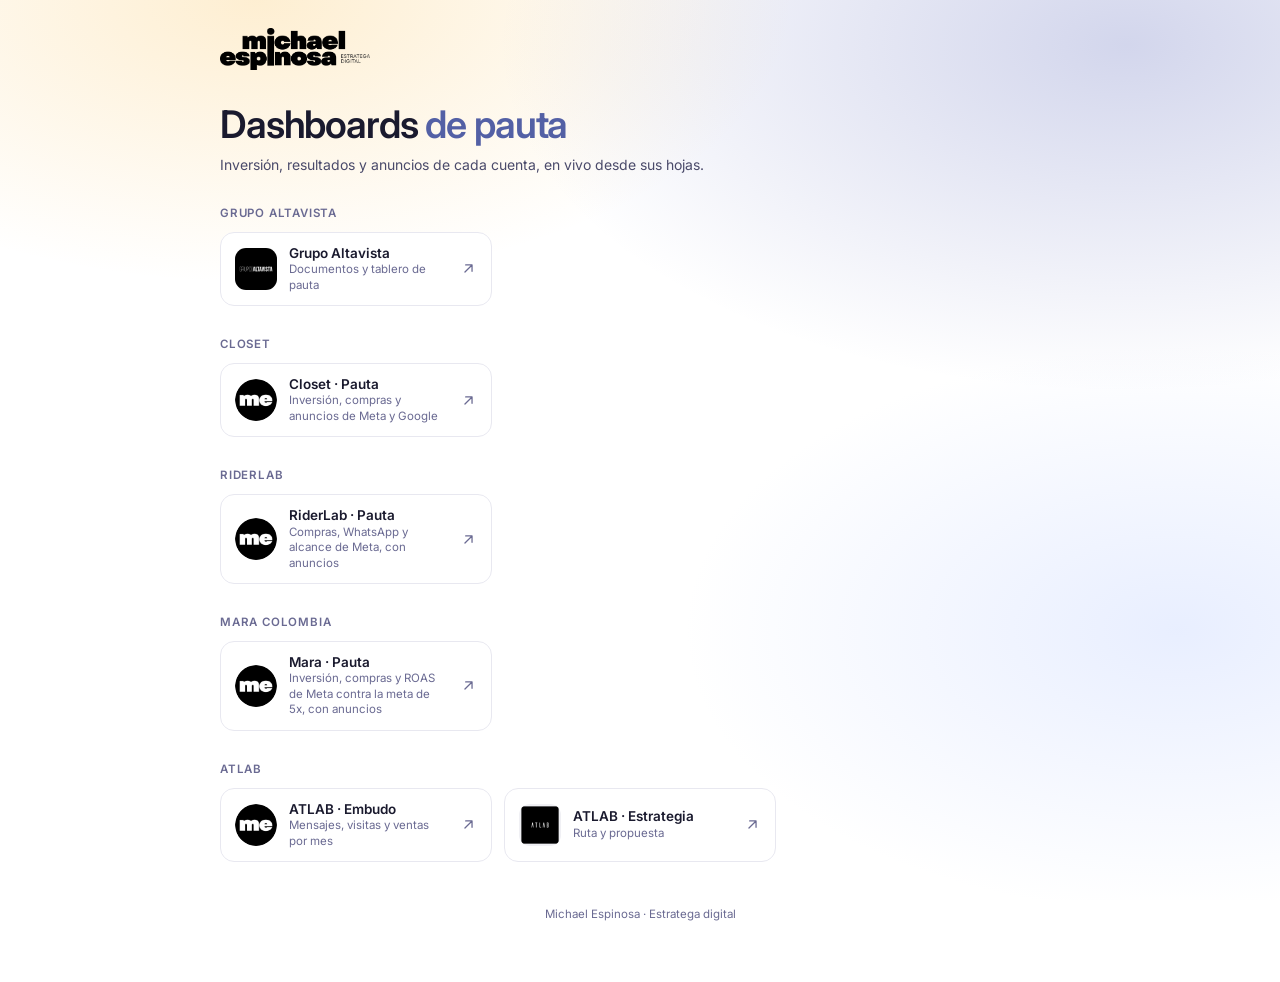
<file: index.html>
<!DOCTYPE html>
<html lang="es">
<head>
<meta charset="UTF-8">
<meta name="viewport" content="width=device-width, initial-scale=1, viewport-fit=cover">
<meta name="robots" content="noindex, nofollow">
<meta name="description" content="Dashboards de pauta de los clientes de Michael Espinosa: Grupo Altavista, ATLAB, Closet y RiderLab.">
<meta name="theme-color" content="#ffffff">
<title>Dashboards de pauta</title>
<link rel="icon" href="assets/icons/favicon.ico" sizes="any">
<link rel="icon" type="image/png" sizes="32x32" href="assets/icons/favicon-32.png">
<link rel="apple-touch-icon" href="assets/icons/apple-touch-icon.png">
<link rel="preconnect" href="https://fonts.googleapis.com">
<link rel="preconnect" href="https://fonts.gstatic.com" crossorigin>
<link href="https://fonts.googleapis.com/css2?family=Inter:wght@400;500;600&display=swap" rel="stylesheet">
<link rel="stylesheet" href="assets/ui.css">
</head>
<body>
<svg width="0" height="0" style="position:absolute" aria-hidden="true">
  <symbol id="i-go" viewBox="0 0 24 24"><path d="M7 17 17 7M8 7h9v9"/></symbol>
</svg>
<main class="hub">
  <div class="hub-top">
    <img class="wm" src="assets/logo-michael-espinosa.png" alt="Michael Espinosa, estratega digital" width="150" height="42">
  </div>

  <div class="view">
    <h1 class="t">Dashboards <em>de pauta</em></h1>
    <p class="sub">Inversión, resultados y anuncios de cada cuenta, en vivo desde sus hojas.</p>

    <section class="hub-grp" aria-labelledby="g-av">
      <h2 class="s" id="g-av">Grupo Altavista</h2>
      <div class="tiles">
        <a class="tile" href="altavista/">
          <span class="av"><img src="assets/logos/altavista.png" alt="" width="42" height="42"></span>
          <span class="tl"><b>Grupo Altavista</b><small>Documentos y tablero de pauta</small></span>
          <svg class="i go" aria-hidden="true"><use href="#i-go"></use></svg>
        </a>
      </div>
    </section>

    <section class="hub-grp" aria-labelledby="g-cl">
      <h2 class="s" id="g-cl">Closet</h2>
      <div class="tiles">
        <a class="tile" href="closet/dashboard.html">
          <span class="av me"><img src="assets/logos/me.png" alt="" width="42" height="42"></span>
          <span class="tl"><b>Closet · Pauta</b><small>Inversión, compras y anuncios de Meta y Google</small></span>
          <svg class="i go" aria-hidden="true"><use href="#i-go"></use></svg>
        </a>
      </div>
    </section>

    <section class="hub-grp" aria-labelledby="g-rl">
      <h2 class="s" id="g-rl">RiderLab</h2>
      <div class="tiles">
        <a class="tile" href="riderlab/dashboard.html">
          <span class="av me"><img src="assets/logos/me.png" alt="" width="42" height="42"></span>
          <span class="tl"><b>RiderLab · Pauta</b><small>Compras, WhatsApp y alcance de Meta, con anuncios</small></span>
          <svg class="i go" aria-hidden="true"><use href="#i-go"></use></svg>
        </a>
      </div>
    </section>

    <section class="hub-grp" aria-labelledby="g-mr">
      <h2 class="s" id="g-mr">Mara Colombia</h2>
      <div class="tiles">
        <a class="tile" href="mara/dashboard.html">
          <span class="av me"><img src="assets/logos/me.png" alt="" width="42" height="42"></span>
          <span class="tl"><b>Mara · Pauta</b><small>Inversión, compras y ROAS de Meta contra la meta de 5x, con anuncios</small></span>
          <svg class="i go" aria-hidden="true"><use href="#i-go"></use></svg>
        </a>
      </div>
    </section>

    <section class="hub-grp" aria-labelledby="g-at">
      <h2 class="s" id="g-at">ATLAB</h2>
      <div class="tiles">
        <a class="tile" href="atlab/dashboard.html">
          <span class="av me"><img src="assets/logos/me.png" alt="" width="42" height="42"></span>
          <span class="tl"><b>ATLAB · Embudo</b><small>Mensajes, visitas y ventas por mes</small></span>
          <svg class="i go" aria-hidden="true"><use href="#i-go"></use></svg>
        </a>
        <a class="tile" href="atlab/estrategia-atlab.html">
          <span class="av"><img src="assets/logos/atlab.png" alt="" width="42" height="42"></span>
          <span class="tl"><b>ATLAB · Estrategia</b><small>Ruta y propuesta</small></span>
          <svg class="i go" aria-hidden="true"><use href="#i-go"></use></svg>
        </a>
      </div>
    </section>
  </div>

  <p class="hub-foot">Michael Espinosa · Estratega digital</p>
</main>
</body>
</html>
</file>
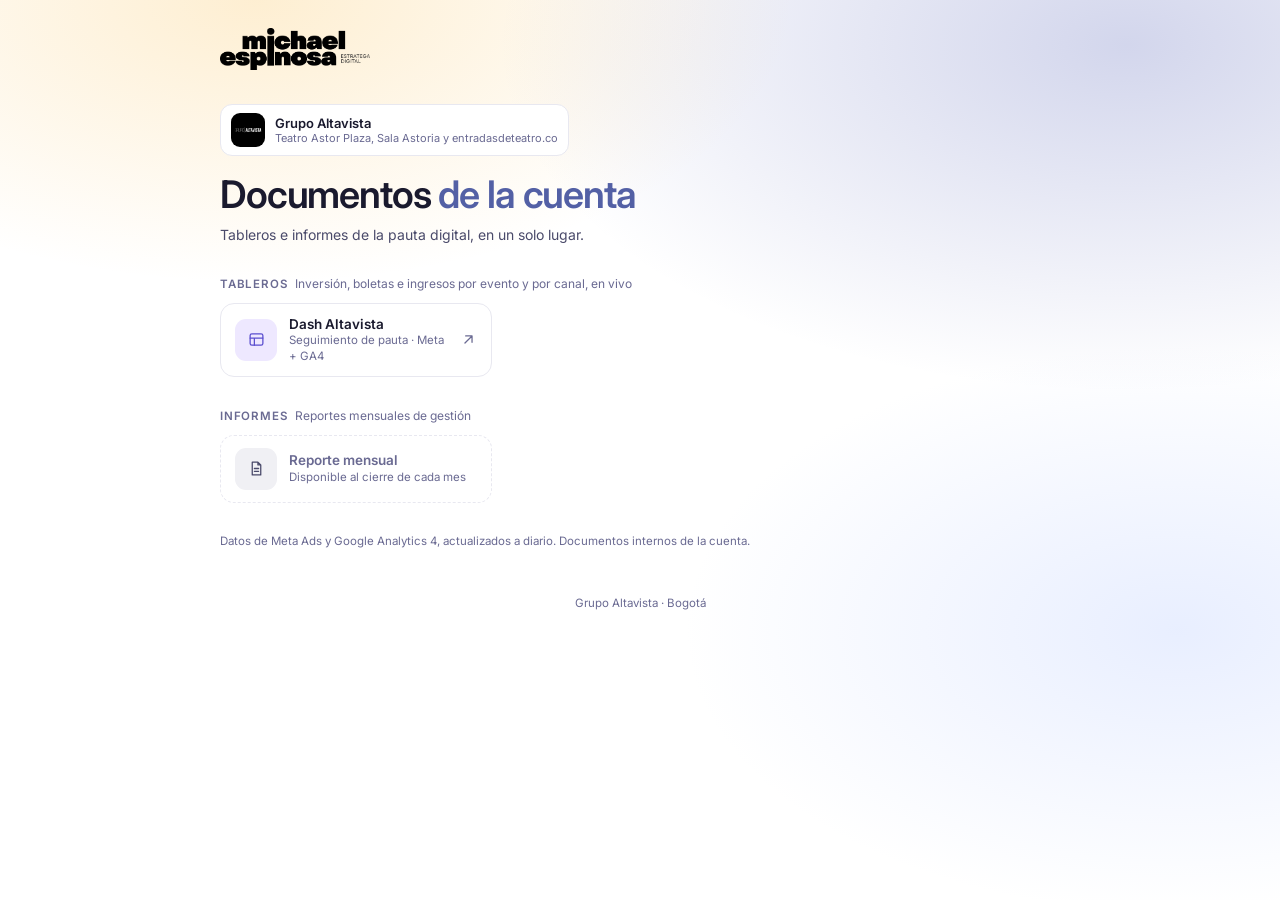
<file: altavista/index.html>
<!doctype html>
<html lang="es">
<head>
<meta charset="utf-8">
<meta name="viewport" content="width=device-width, initial-scale=1, viewport-fit=cover">
<meta name="description" content="Índice de los documentos y tableros de Grupo Altavista.">
<meta name="robots" content="noindex, nofollow">
<meta name="theme-color" content="#ffffff">
<title>Grupo Altavista | Documentos</title>
<link rel="icon" href="favicon.ico" sizes="any">
<link rel="icon" type="image/png" sizes="32x32" href="favicon-32.png">
<link rel="apple-touch-icon" href="apple-touch-icon.png">
<link rel="preconnect" href="https://fonts.googleapis.com">
<link rel="preconnect" href="https://fonts.gstatic.com" crossorigin>
<link href="https://fonts.googleapis.com/css2?family=Inter:wght@400;500;600&display=swap" rel="stylesheet">
<link rel="stylesheet" href="../assets/ui.css">
</head>
<body>
<svg width="0" height="0" style="position:absolute" aria-hidden="true">
  <symbol id="i-go" viewBox="0 0 24 24"><path d="M7 17 17 7M8 7h9v9"/></symbol>
  <symbol id="i-tabla" viewBox="0 0 24 24"><rect x="3" y="4" width="18" height="16" rx="2.5"/><path d="M3 10h18M9 10v10"/></symbol>
  <symbol id="i-doc" viewBox="0 0 24 24"><path d="M6 3h8l4 4v14H6zM14 3v4h4M9 12h6M9 16h6"/></symbol>
</svg>
<main class="hub" id="top">
  <div class="hub-top">
    <a href="../" aria-label="Todos los dashboards"><img class="wm" src="../assets/logo-michael-espinosa.png" alt="Michael Espinosa, estratega digital" width="150" height="42"></a>
  </div>

  <div class="view">
    <div class="clchip" style="display:inline-flex;margin-bottom:18px">
      <span class="av"><img src="../assets/logos/altavista.png" alt="" width="34" height="34"></span>
      <span><b>Grupo Altavista</b><small>Teatro Astor Plaza, Sala Astoria y entradasdeteatro.co</small></span>
    </div>
    <h1 class="t">Documentos <em>de la cuenta</em></h1>
    <p class="sub">Tableros e informes de la pauta digital, en un solo lugar.</p>

    <section class="hub-grp" id="tableros" aria-labelledby="h-tab">
      <h2 class="s" id="h-tab">Tableros<span class="sec-note">Inversión, boletas e ingresos por evento y por canal, en vivo</span></h2>
      <div class="tiles">
        <a class="tile" href="dash-altavista.html">
          <span class="av" style="background:var(--acc-soft);color:var(--acc-ink)"><svg class="i" aria-hidden="true"><use href="#i-tabla"></use></svg></span>
          <span class="tl"><b>Dash Altavista</b><small>Seguimiento de pauta · Meta + GA4</small></span>
          <svg class="i go" aria-hidden="true"><use href="#i-go"></use></svg>
        </a>
      </div>
    </section>

    <section class="hub-grp" id="informes" aria-labelledby="h-inf">
      <h2 class="s" id="h-inf">Informes<span class="sec-note">Reportes mensuales de gestión</span></h2>
      <div class="tiles">
        <div class="tile is-empty">
          <span class="av"><svg class="i" aria-hidden="true"><use href="#i-doc"></use></svg></span>
          <span class="tl"><b>Reporte mensual</b><small>Disponible al cierre de cada mes</small></span>
        </div>
      </div>
    </section>

    <p class="note" style="margin-top:30px">Datos de Meta Ads y Google Analytics 4, actualizados a diario. Documentos internos de la cuenta.</p>
  </div>

  <p class="hub-foot">Grupo Altavista · Bogotá</p>
</main>
</body>
</html>
</file>
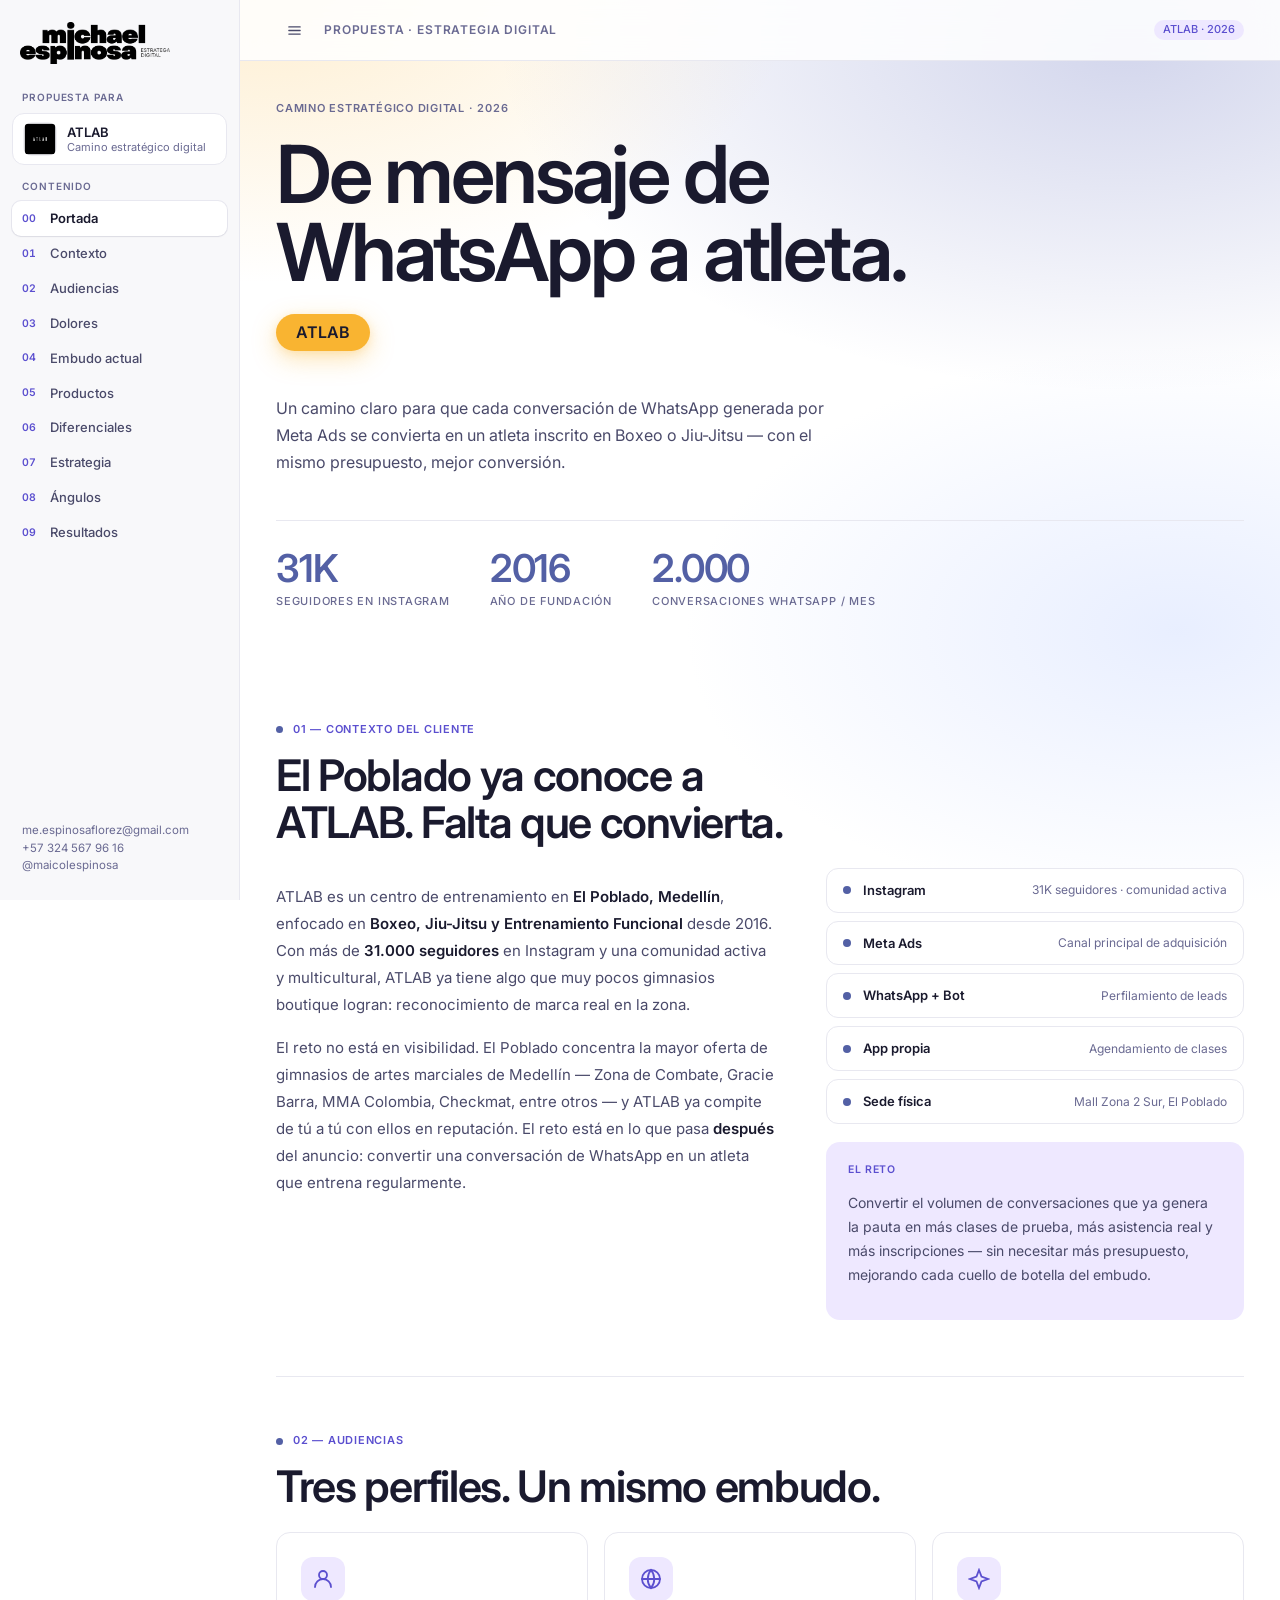
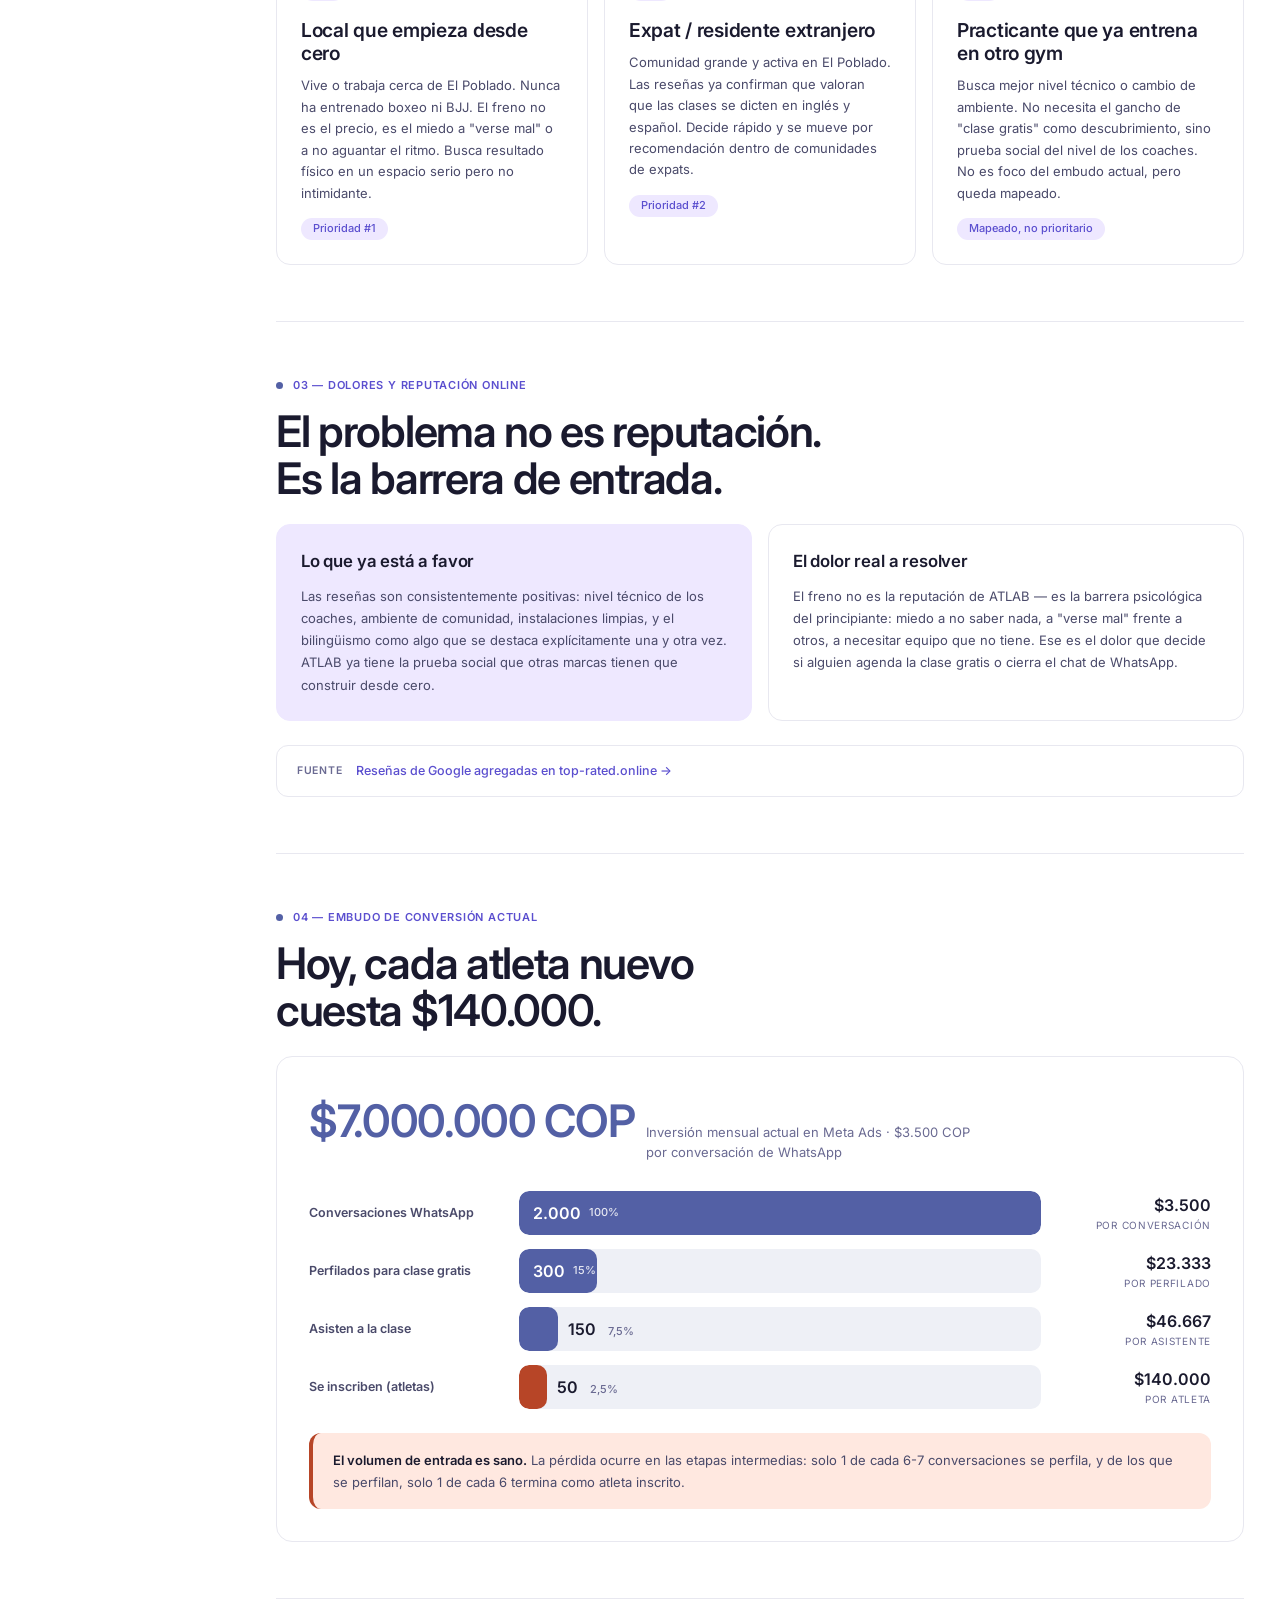
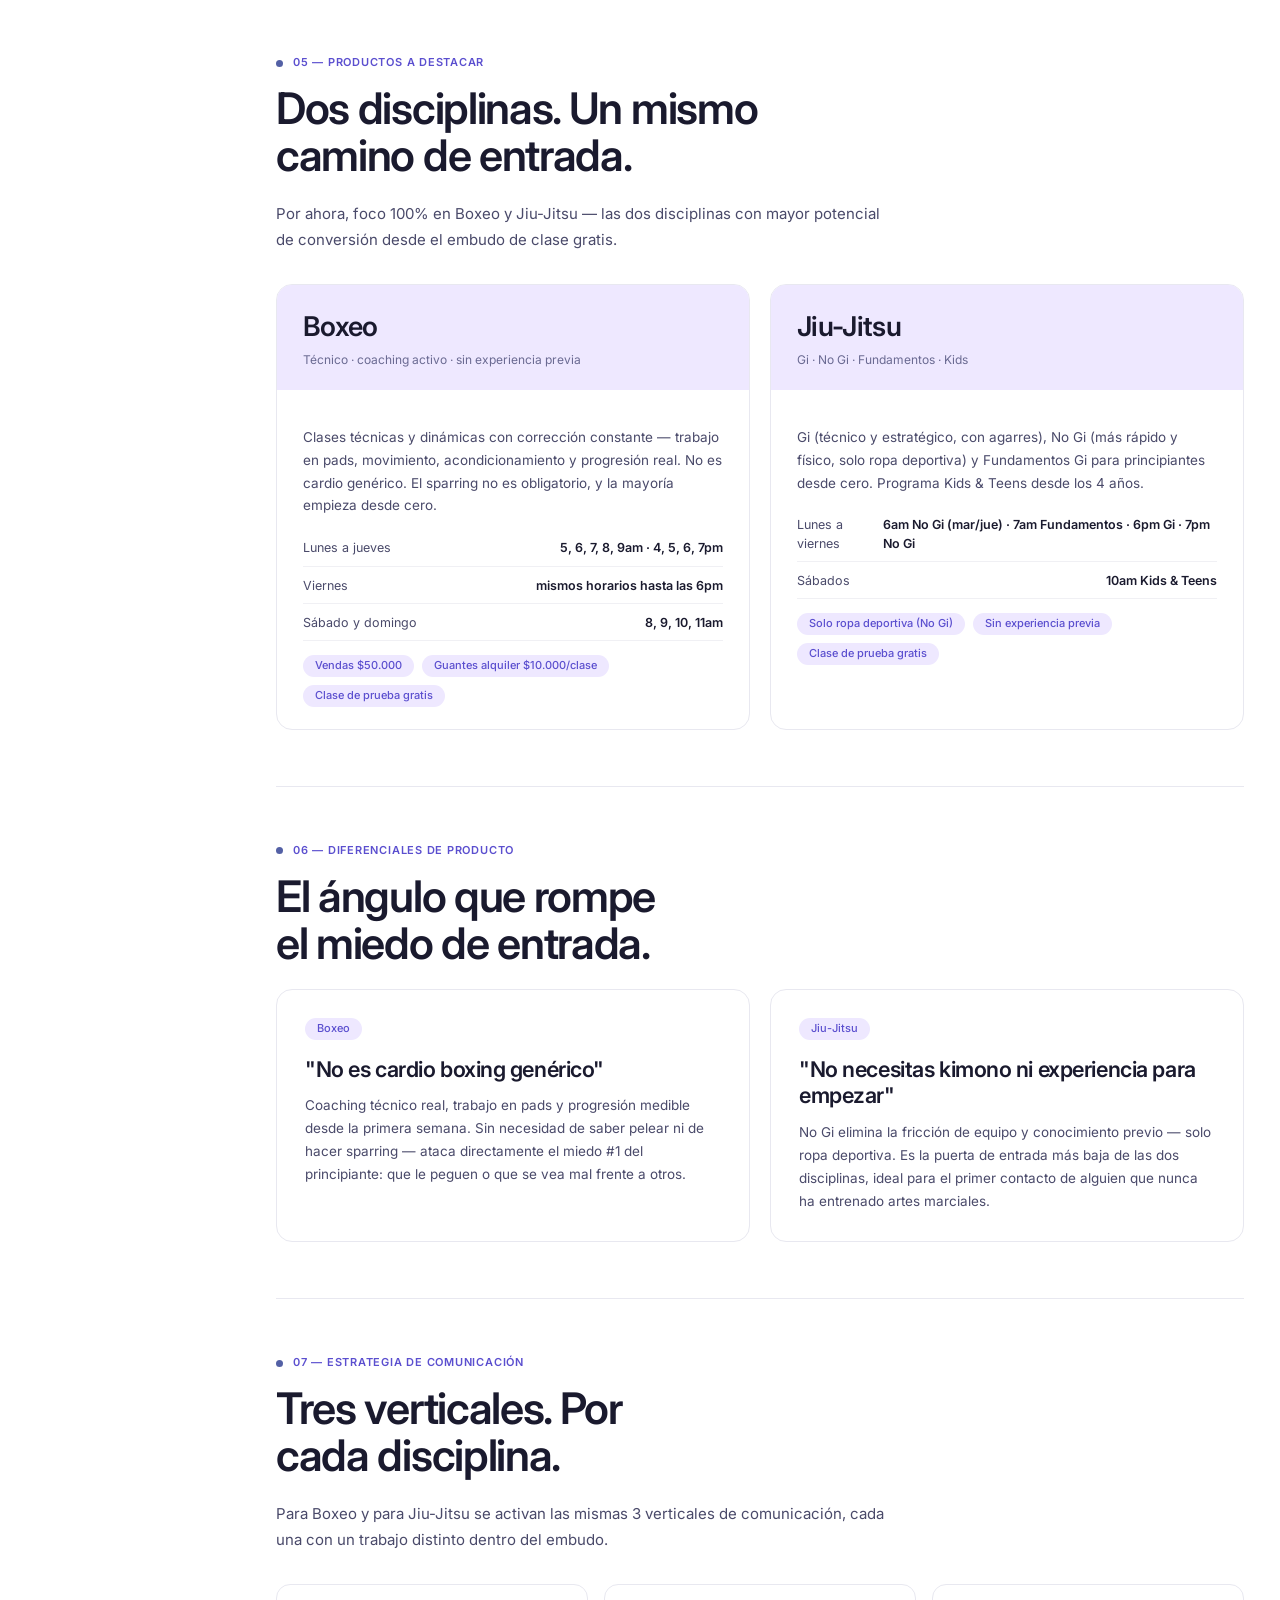
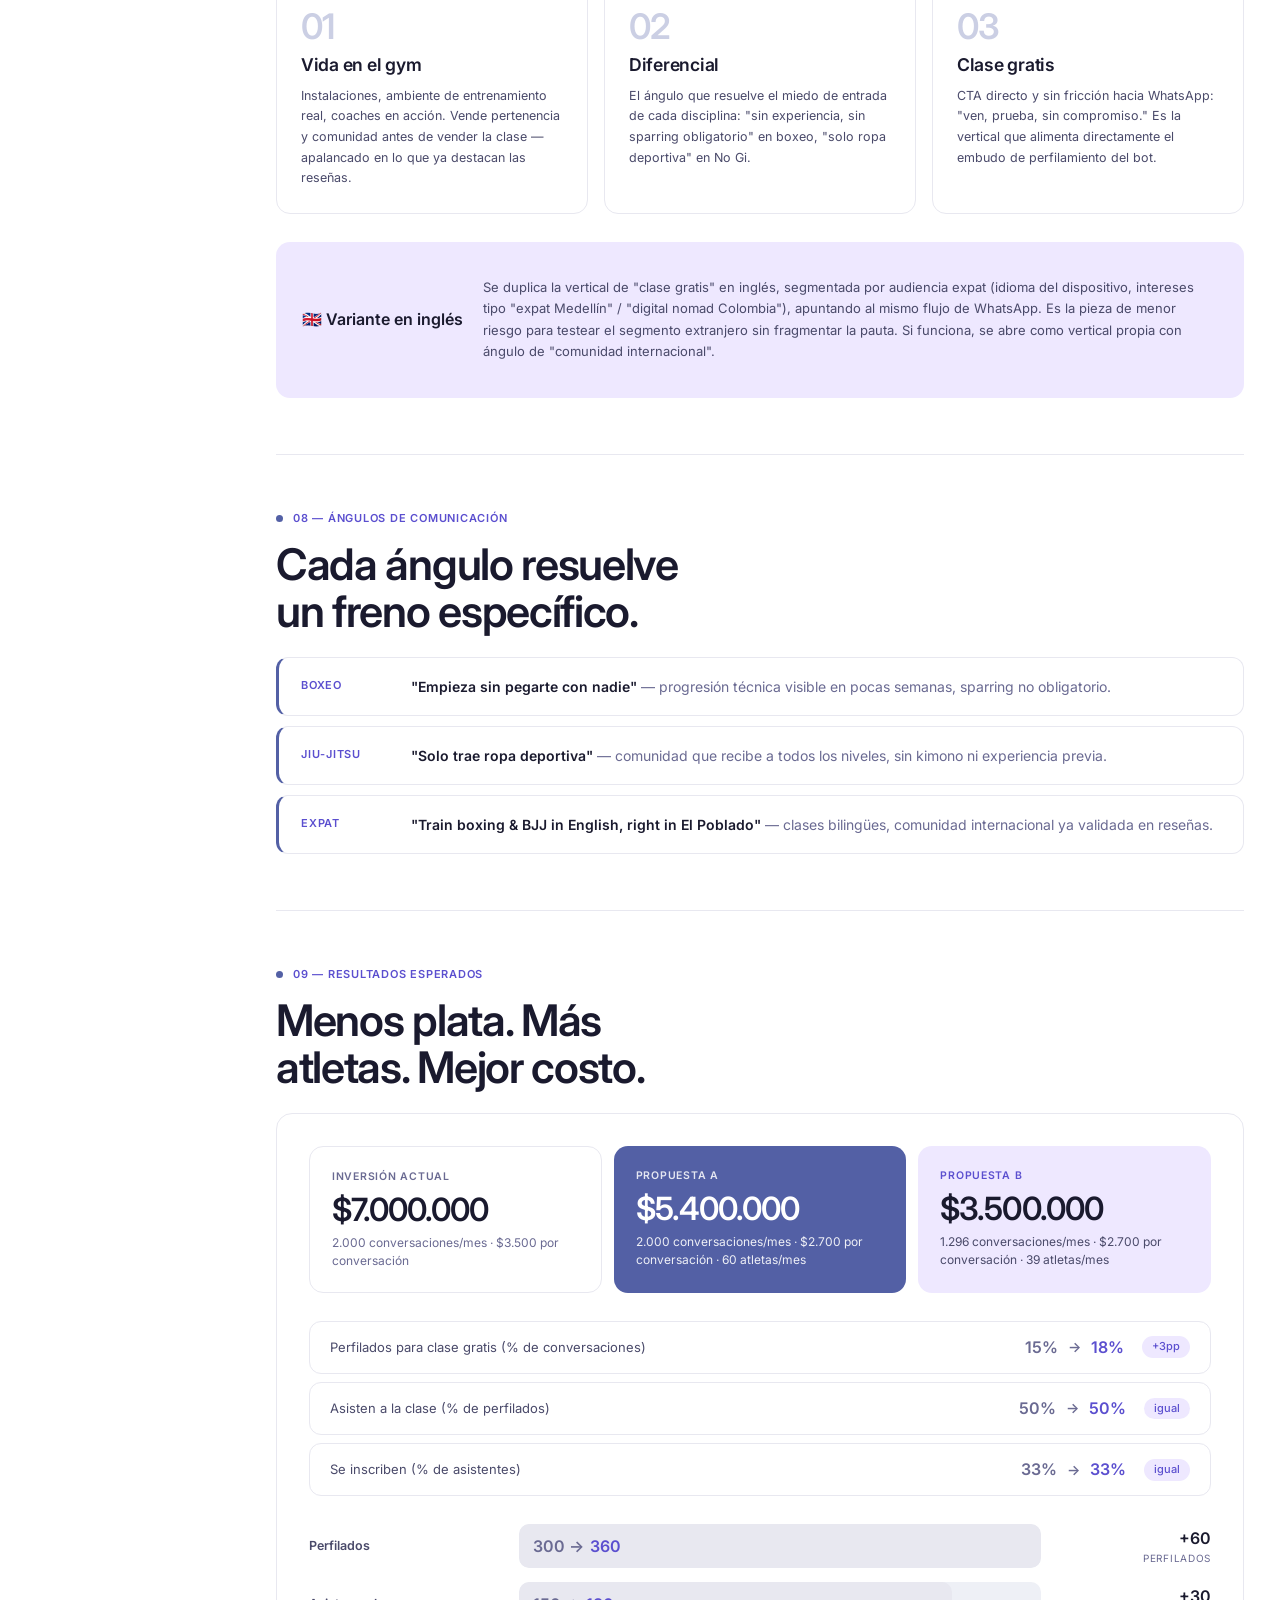
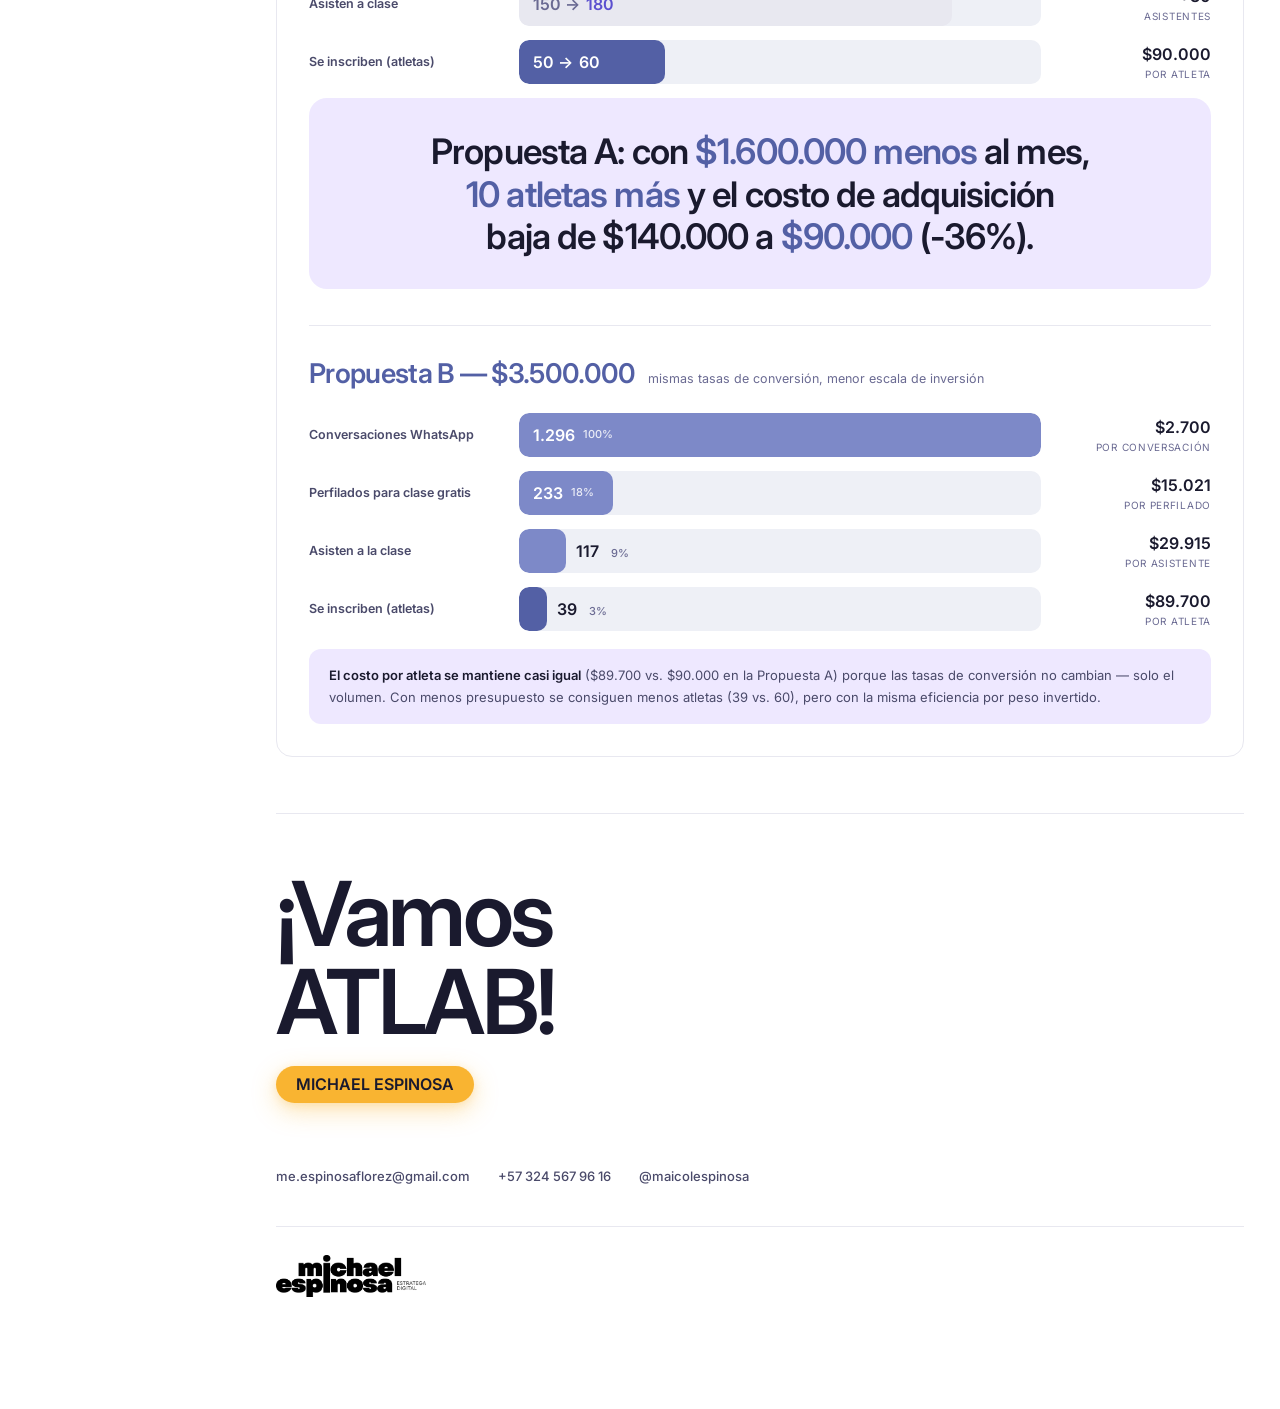
<file: atlab/estrategia-atlab.html>
<!DOCTYPE html>
<html lang="es">
<head>
<link rel="icon" href="favicon.ico" sizes="any">
<link rel="icon" type="image/png" sizes="32x32" href="favicon-32.png">
<link rel="apple-touch-icon" href="apple-touch-icon.png">
<meta charset="UTF-8">
<meta name="viewport" content="width=device-width,initial-scale=1,viewport-fit=cover">
<meta name="robots" content="noindex, nofollow">
<meta name="theme-color" content="#ffffff">
<title>Propuesta · ATLAB · Michael Espinosa</title>
<link rel="preconnect" href="https://fonts.googleapis.com">
<link rel="preconnect" href="https://fonts.gstatic.com" crossorigin>
<link href="https://fonts.googleapis.com/css2?family=Inter:wght@400;500;600&display=swap" rel="stylesheet">
<link rel="stylesheet" href="../assets/ui.css">
<style>
/* Propuesta ATLAB: piezas propias, con los tokens de ../assets/ui.css (las secciones oscuras pasan a tarjetas claras) */
:root{--azul:var(--acc-ink);--rojo:var(--crit)}
html{scroll-behavior:smooth}
.topbar-title{font-size:12px;font-weight:600;color:var(--ink3);text-transform:uppercase;letter-spacing:.07em}
.main{max-width:1180px;width:100%;padding-top:8px}
.nn{font-size:10.5px;font-weight:600;color:var(--acc-ink);min-width:18px;font-variant-numeric:tabular-nums}

/* secciones */
.sec{padding:56px 0;border-bottom:1px solid var(--line);opacity:0;transform:translateY(16px);transition:opacity .5s ease,transform .5s ease;scroll-margin-top:60px}
.sec.vis{opacity:1;transform:none}
.sec:last-of-type{border-bottom:0}
.ey{display:flex;align-items:center;gap:10px;margin-bottom:14px}
.ey-dot{width:7px;height:7px;background:var(--acc);border-radius:50%}
.ey-t{font-size:11px;font-weight:600;letter-spacing:.07em;text-transform:uppercase;color:var(--acc-ink)}
.sh{font-weight:600;font-size:clamp(1.9rem,3.4vw,2.9rem);line-height:1.08;letter-spacing:-.03em;margin-bottom:22px;max-width:22ch;text-wrap:balance}
.ssub{font-size:15px;line-height:1.7;color:var(--ink2);max-width:68ch;margin-bottom:32px}

/* portada */
.hero{padding:32px 0 56px;opacity:1;transform:none}
.h-lbl{font-size:11px;font-weight:600;letter-spacing:.07em;text-transform:uppercase;color:var(--ink3);margin-bottom:18px}
.h-t{font-weight:600;font-size:clamp(2.6rem,6.4vw,5rem);line-height:.98;letter-spacing:-.04em;margin-bottom:22px;text-wrap:balance}
.ctag{display:inline-block;background:var(--yel);color:var(--ink);font-weight:600;font-size:1rem;padding:7px 20px;border-radius:999px;margin-bottom:28px;box-shadow:0 8px 24px rgba(249,180,49,.35),0 2px 8px rgba(249,180,49,.2)}
.h-sub{font-size:16px;color:var(--ink2);max-width:58ch;line-height:1.7}
.h-kpis{display:flex;gap:40px;margin-top:44px;padding-top:28px;border-top:1px solid var(--line);flex-wrap:wrap}
.hkpi{opacity:0;transform:translateY(10px);animation:kf .5s ease forwards}
.hkpi:nth-child(1){animation-delay:.2s}.hkpi:nth-child(2){animation-delay:.35s}.hkpi:nth-child(3){animation-delay:.5s}
@keyframes kf{to{opacity:1;transform:none}}
.kv{font-size:2.4rem;font-weight:600;letter-spacing:-.03em;color:var(--acc);line-height:1}
.kl{font-size:11px;font-weight:500;color:var(--ink3);text-transform:uppercase;letter-spacing:.07em;margin-top:6px}

/* contexto */
.marca-g{display:grid;grid-template-columns:1.2fr 1fr;gap:48px;align-items:start}
.marca-t{font-size:15px;line-height:1.8;color:var(--ink2)}
.marca-t strong{color:var(--ink)}
.medios{display:flex;flex-direction:column;gap:8px}
.medio-r{display:flex;align-items:center;gap:12px;padding:12px 16px;background:var(--card);border:1px solid var(--line);border-radius:12px}
.m-dot{width:8px;height:8px;background:var(--acc);border-radius:50%;flex:none}
.m-n{font-size:13px;font-weight:600}
.m-d{font-size:12px;color:var(--ink3);margin-left:auto;text-align:right}
.reto-b{margin-top:18px;padding:20px 22px;background:var(--acc-soft);border-radius:14px}
.reto-b .rl{font-size:10.5px;font-weight:600;letter-spacing:.07em;text-transform:uppercase;color:var(--acc-ink);margin-bottom:8px}
.reto-b p{font-size:14px;color:var(--ink2);line-height:1.7}

/* audiencias */
.aud-g{display:grid;grid-template-columns:repeat(3,minmax(0,1fr));gap:16px}
.aud-c{border:1px solid var(--line);border-radius:14px;padding:24px;background:var(--card);transition:border-color .2s}
.aud-c:hover{border-color:var(--pri)}
.aud-ico{width:44px;height:44px;background:var(--acc-soft);color:var(--acc-ink);border-radius:12px;display:flex;align-items:center;justify-content:center;margin-bottom:18px}
.aud-n{font-size:1.2rem;font-weight:600;letter-spacing:-.015em;margin-bottom:10px;line-height:1.2}
.aud-d{font-size:13px;color:var(--ink2);line-height:1.65}
.aud-tag{display:inline-block;margin-top:14px;font-size:11px;font-weight:500;color:var(--acc-ink);background:var(--acc-soft);padding:3px 12px;border-radius:999px}

/* dolores */
.dol-g{display:grid;grid-template-columns:1fr 1fr;gap:16px}
.dol-c{background:var(--card);border:1px solid var(--line);border-radius:14px;padding:24px}
.dol-c.pos{background:var(--acc-soft);border-color:var(--acc-soft)}
.dol-h{display:flex;align-items:center;gap:10px;margin-bottom:12px}
.dol-h .dt{font-size:1.05rem;font-weight:600;letter-spacing:-.01em}
.dol-d{font-size:13px;color:var(--ink2);line-height:1.7}
.fuente-b{margin-top:24px;padding:16px 20px;background:var(--card);border:1px solid var(--line);border-radius:12px;display:flex;align-items:center;gap:14px;flex-wrap:wrap}
.fuente-b .fl{font-size:10.5px;font-weight:600;letter-spacing:.07em;text-transform:uppercase;color:var(--ink3)}
.fuente-b a{font-size:12.5px;color:var(--acc-ink);font-weight:500}
.fuente-b a:hover{text-decoration:underline}

/* embudo actual */
.emb-card{background:var(--card);border:1px solid var(--line);border-radius:16px;padding:32px}
.emb-inv{display:flex;align-items:baseline;gap:12px;margin-bottom:28px;flex-wrap:wrap}
.emb-inv .n{font-size:2.8rem;font-weight:600;letter-spacing:-.03em;color:var(--acc)}
.emb-inv .d{font-size:13px;color:var(--ink3);max-width:340px;line-height:1.6}
.ebar-row{display:flex;align-items:center;gap:20px;margin-bottom:14px}
.ebar-label{width:190px;flex:none;font-size:12.5px;font-weight:600;color:var(--ink2);line-height:1.3}
.ebar-track{flex:1;height:44px;background:var(--track);border-radius:10px;position:relative;overflow:hidden}
.ebar-fill{height:100%;background:var(--acc);border-radius:10px;display:flex;align-items:center;padding:0 14px;color:#fff;font-weight:600;font-size:1rem;white-space:nowrap;transition:width 1s ease}
.ebar-fill span{font-weight:500;font-size:11px;margin-left:8px;opacity:.85}
.ebar-meta{width:150px;flex:none;text-align:right}
.ebar-meta .c{font-size:1rem;font-weight:600}
.ebar-meta .l{font-size:10px;color:var(--ink3);text-transform:uppercase;letter-spacing:.07em;margin-top:1px}
.emb-note{margin-top:24px;padding:16px 20px;background:var(--crit-soft);border-left:4px solid var(--crit);border-radius:12px;font-size:13px;color:var(--ink2);line-height:1.7}
.emb-note strong{color:var(--ink)}

/* productos */
.prod-g{display:grid;grid-template-columns:1fr 1fr;gap:20px}
.prod-c{border:1px solid var(--line);border-radius:16px;background:var(--card);overflow:hidden}
.prod-h{padding:22px 26px;background:var(--acc-soft)}
.prod-h .pn{font-size:1.7rem;font-weight:600;letter-spacing:-.025em}
.prod-h .ps{font-size:12px;color:var(--ink3);margin-top:4px}
.prod-b{padding:22px 26px}
.prod-b p{font-size:13.5px;color:var(--ink2);line-height:1.7;margin-bottom:14px}
.prod-hr{display:flex;flex-direction:column;gap:2px;margin-top:6px}
.phr-row{display:flex;justify-content:space-between;font-size:12.5px;padding:8px 0;border-bottom:1px solid var(--line2)}
.phr-row .d{font-weight:600}
.phr-row .h{color:var(--ink2)}
.req-pills{display:flex;gap:8px;flex-wrap:wrap;margin-top:14px}
.req-pill{background:var(--acc-soft);color:var(--acc-ink);font-size:11px;font-weight:500;padding:3px 12px;border-radius:999px}

/* diferenciales */
.dif-g{display:grid;grid-template-columns:1fr 1fr;gap:20px}
.dif-c{background:var(--card);border:1px solid var(--line);border-radius:16px;padding:28px}
.dif-tag{display:inline-block;font-size:11px;font-weight:500;color:var(--acc-ink);background:var(--acc-soft);padding:3px 12px;border-radius:999px;margin-bottom:16px}
.dif-q{font-size:1.35rem;font-weight:600;letter-spacing:-.02em;line-height:1.25;margin-bottom:12px}
.dif-d{font-size:13.5px;color:var(--ink2);line-height:1.7}

/* estrategia: verticales */
.vert-g{display:grid;grid-template-columns:repeat(3,minmax(0,1fr));gap:16px}
.vert-c{border:1px solid var(--line);border-radius:14px;padding:24px;background:var(--card)}
.vert-n{font-size:2.2rem;font-weight:600;letter-spacing:-.03em;color:var(--acc);opacity:.3;line-height:1;margin-bottom:8px}
.vert-name{font-size:1.1rem;font-weight:600;letter-spacing:-.015em;margin-bottom:8px}
.vert-d{font-size:12.5px;color:var(--ink2);line-height:1.65}
.vert-eng{margin-top:28px;padding:22px 26px;background:var(--acc-soft);border-radius:14px;display:flex;align-items:center;gap:20px;flex-wrap:wrap}
.vert-eng .vl{font-size:1rem;font-weight:600;min-width:160px}
.vert-eng p{font-size:13px;color:var(--ink2);line-height:1.65;flex:1;min-width:260px}

/* ángulos */
.ang-g{display:flex;flex-direction:column;gap:10px}
.ang-r{display:flex;align-items:flex-start;gap:20px;padding:18px 22px;background:var(--card);border:1px solid var(--line);border-radius:12px;border-left:3px solid var(--acc)}
.ang-tag{font-size:11px;font-weight:600;color:var(--acc-ink);text-transform:uppercase;min-width:90px;letter-spacing:.07em;padding-top:2px}
.ang-t{font-size:14px;font-weight:600;line-height:1.5}
.ang-t em{color:var(--ink3);font-weight:400;font-style:normal}

/* resultados */
.res-compare{display:grid;grid-template-columns:repeat(3,minmax(0,1fr));gap:12px;margin-bottom:28px}
.res-box{border-radius:14px;padding:22px}
.res-box.actual{background:var(--card);border:1px solid var(--line)}
.res-box.meta{background:var(--acc);color:#fff}
.res-box.alt{background:var(--acc-soft)}
.res-box .rl{font-size:10.5px;font-weight:600;letter-spacing:.07em;text-transform:uppercase;margin-bottom:10px}
.res-box.actual .rl{color:var(--ink3)}
.res-box.meta .rl{color:rgba(255,255,255,.85)}
.res-box.alt .rl{color:var(--acc-ink)}
.res-box .rv{font-size:2rem;font-weight:600;letter-spacing:-.03em;line-height:1}
.res-box .rd{font-size:12px;color:var(--ink3);margin-top:8px;line-height:1.5}
.res-box.meta .rd{color:rgba(255,255,255,.9)}
.res-box.alt .rd{color:var(--ink2)}
.alt-block{margin-top:36px;padding-top:28px;border-top:1px solid var(--line)}
.alt-h{display:flex;align-items:baseline;gap:12px;margin-bottom:20px;flex-wrap:wrap}
.alt-h .n{font-size:1.7rem;font-weight:600;letter-spacing:-.025em;color:var(--acc)}
.alt-h .d{font-size:12.5px;color:var(--ink3)}
.eff-note{margin-top:18px;padding:16px 20px;background:var(--acc-soft);border-radius:12px;font-size:13px;color:var(--ink2);line-height:1.65}
.eff-note strong{color:var(--ink)}
.palanca-g{display:flex;flex-direction:column;gap:8px;margin-bottom:28px}
.pal-row{display:flex;align-items:center;gap:18px;padding:14px 20px;background:var(--card);border:1px solid var(--line);border-radius:12px}
.pal-l{flex:1;font-size:13px;color:var(--ink2)}
.pal-vs{display:flex;align-items:center;gap:10px;font-weight:600;font-size:1rem}
.pal-a{color:var(--ink3)}
.pal-arrow{color:var(--ink3);font-size:14px}
.pal-m{color:var(--acc-ink)}
.pal-chip{font-size:11px;font-weight:500;background:var(--acc-soft);color:var(--acc-ink);padding:3px 10px;border-radius:999px}
.hero-result{margin-top:8px;padding:32px 36px;background:var(--acc-soft);border-radius:18px;text-align:center}
.hero-result .hrt{font-size:clamp(1.5rem,2.8vw,2.2rem);font-weight:600;line-height:1.2;letter-spacing:-.025em;text-wrap:balance}
.hero-result .hrt span{color:var(--acc)}

/* cierre */
.cierre{min-height:50dvh;display:flex;flex-direction:column;justify-content:center}
.cierre-t{font-size:clamp(3rem,7vw,6rem);font-weight:600;line-height:.98;letter-spacing:-.04em;margin-bottom:20px}
.cierre-ct{margin-top:36px;display:flex;gap:28px;align-items:center;flex-wrap:wrap}
.ct-item{font-size:13px;color:var(--ink2);font-weight:500}
.cierre-logo{margin-top:40px;padding-top:28px;border-top:1px solid var(--line)}
.cierre-logo .wm{width:150px}

@media(max-width:1100px){
  .marca-g,.aud-g,.dol-g,.prod-g,.dif-g,.vert-g,.res-compare{grid-template-columns:minmax(0,1fr)}
}
@media(max-width:760px){
  .sec{padding:40px 0}.hero{padding:16px 0 40px}
  .ebar-row{flex-wrap:wrap;gap:6px}.ebar-label{width:100%}.ebar-track{flex-basis:100%}.ebar-meta{width:100%;text-align:left}
  .emb-card{padding:20px}.h-kpis{gap:24px}
  .topbar-title{display:none}
  .pal-row{flex-wrap:wrap}.ang-r{flex-direction:column;gap:6px}
}
@media (prefers-reduced-motion:reduce){.sec{opacity:1;transform:none}.hkpi{opacity:1;transform:none;animation:none}}

.ebar-track{display:flex;align-items:center}
.ebar-fill{flex:none}
.ebar-out{margin-left:10px;font-weight:600;font-size:1rem;white-space:nowrap;color:var(--ink)}
.ebar-out span{font-weight:500;font-size:11px;margin-left:8px;color:var(--ink3)}
.cierre .ctag{align-self:flex-start}
</style>
</head>
<body>
<div class="win">
  <aside class="side" aria-label="Contenido">
    <a class="wmk" href="../" title="Todos los dashboards"><img class="wm" src="../assets/logo-michael-espinosa.png" alt="Michael Espinosa, estratega digital" width="150" height="42"></a>
    <div class="cap">Propuesta para</div>
    <div class="clchip"><span class="av"><img src="../assets/logos/atlab.png" alt="" width="34" height="34"></span><span><b>ATLAB</b><small>Camino estratégico digital</small></span></div>
    <div class="cap">Contenido</div>
    <nav aria-label="Secciones de la propuesta">
      <a href="#hero" class="nav on"><span class="nn">00</span>Portada</a>
      <a href="#contexto" class="nav"><span class="nn">01</span>Contexto</a>
      <a href="#audiencias" class="nav"><span class="nn">02</span>Audiencias</a>
      <a href="#dolores" class="nav"><span class="nn">03</span>Dolores</a>
      <a href="#embudo" class="nav"><span class="nn">04</span>Embudo actual</a>
      <a href="#productos" class="nav"><span class="nn">05</span>Productos</a>
      <a href="#diferenciales" class="nav"><span class="nn">06</span>Diferenciales</a>
      <a href="#estrategia" class="nav"><span class="nn">07</span>Estrategia</a>
      <a href="#angulos" class="nav"><span class="nn">08</span>Ángulos</a>
      <a href="#resultados" class="nav"><span class="nn">09</span>Resultados</a>
    </nav>
    <div class="side-foot">me.espinosaflorez@gmail.com<br>+57 324 567 96 16<br>@maicolespinosa</div>
  </aside>
  <div class="col">
  <header class="topbar">
    <button class="icon-btn mbtn" id="mbtn" type="button" aria-label="Abrir menú" aria-expanded="false"><svg class="i" aria-hidden="true" viewBox="0 0 24 24"><path d="M4 7h16M4 12h16M4 17h16"/></svg></button>
    <span class="topbar-title">Propuesta · Estrategia digital</span>
    <div class="grow"></div>
    <span class="chip acc">ATLAB · 2026</span>
  </header>
  <main class="main">

  <!-- 00 HERO -->
  <section id="hero" class="hero">
    <div class="h-lbl">Camino Estratégico Digital · 2026</div>
    <h1 class="h-t">De mensaje de WhatsApp a atleta.</h1>
    <div class="ctag">ATLAB</div>
    <p class="h-sub">Un camino claro para que cada conversación de WhatsApp generada por Meta Ads se convierta en un atleta inscrito en Boxeo o Jiu-Jitsu — con el mismo presupuesto, mejor conversión.</p>
    <div class="h-kpis">
      <div class="hkpi"><div class="kv">31K</div><div class="kl">Seguidores en Instagram</div></div>
      <div class="hkpi"><div class="kv">2016</div><div class="kl">Año de fundación</div></div>
      <div class="hkpi"><div class="kv">2.000</div><div class="kl">Conversaciones WhatsApp / mes</div></div>
    </div>
  </section>

  <!-- 01 CONTEXTO -->
  <section id="contexto" class="sec dk">
    <div class="ey"><div class="ey-dot"></div><span class="ey-t">01 — Contexto del cliente</span></div>
    <h2 class="sh">El Poblado ya conoce a ATLAB. Falta que convierta.</h2>
    <div class="marca-g">
      <div>
        <p class="marca-t">ATLAB es un centro de entrenamiento en <strong>El Poblado, Medellín</strong>, enfocado en <strong>Boxeo, Jiu-Jitsu y Entrenamiento Funcional</strong> desde 2016. Con más de <strong>31.000 seguidores</strong> en Instagram y una comunidad activa y multicultural, ATLAB ya tiene algo que muy pocos gimnasios boutique logran: reconocimiento de marca real en la zona.</p>
        <p class="marca-t" style="margin-top:16px;">El reto no está en visibilidad. El Poblado concentra la mayor oferta de gimnasios de artes marciales de Medellín — Zona de Combate, Gracie Barra, MMA Colombia, Checkmat, entre otros — y ATLAB ya compite de tú a tú con ellos en reputación. El reto está en lo que pasa <strong>después</strong> del anuncio: convertir una conversación de WhatsApp en un atleta que entrena regularmente.</p>
      </div>
      <div>
        <div class="medios">
          <div class="medio-r"><div class="m-dot"></div><div class="m-n">Instagram</div><div class="m-d">31K seguidores · comunidad activa</div></div>
          <div class="medio-r"><div class="m-dot"></div><div class="m-n">Meta Ads</div><div class="m-d">Canal principal de adquisición</div></div>
          <div class="medio-r"><div class="m-dot"></div><div class="m-n">WhatsApp + Bot</div><div class="m-d">Perfilamiento de leads</div></div>
          <div class="medio-r"><div class="m-dot"></div><div class="m-n">App propia</div><div class="m-d">Agendamiento de clases</div></div>
          <div class="medio-r"><div class="m-dot"></div><div class="m-n">Sede física</div><div class="m-d">Mall Zona 2 Sur, El Poblado</div></div>
        </div>
        <div class="reto-b"><div class="rl">El reto</div><p>Convertir el volumen de conversaciones que ya genera la pauta en más clases de prueba, más asistencia real y más inscripciones — sin necesitar más presupuesto, mejorando cada cuello de botella del embudo.</p></div>
      </div>
    </div>
  </section>

  <!-- 02 AUDIENCIAS -->
  <section id="audiencias" class="sec lt">
    <div class="ey"><div class="ey-dot"></div><span class="ey-t">02 — Audiencias</span></div>
    <h2 class="sh">Tres perfiles. Un mismo embudo.</h2>
    <div class="aud-g">
      <div class="aud-c">
        <div class="aud-ico"><svg width="22" height="22" viewBox="0 0 22 22" fill="none" stroke="currentColor" stroke-width="1.8" stroke-linecap="round"><circle cx="11" cy="7" r="4"/><path d="M3 19c0-4.4 3.6-8 8-8s8 3.6 8 8"/></svg></div>
        <div class="aud-n">Local que empieza desde cero</div>
        <div class="aud-d">Vive o trabaja cerca de El Poblado. Nunca ha entrenado boxeo ni BJJ. El freno no es el precio, es el miedo a "verse mal" o a no aguantar el ritmo. Busca resultado físico en un espacio serio pero no intimidante.</div>
        <span class="aud-tag">Prioridad #1</span>
      </div>
      <div class="aud-c">
        <div class="aud-ico"><svg width="22" height="22" viewBox="0 0 22 22" fill="none" stroke="currentColor" stroke-width="1.8" stroke-linecap="round"><circle cx="11" cy="11" r="9"/><path d="M2 11h18M11 2a14 14 0 010 18 14 14 0 010-18z"/></svg></div>
        <div class="aud-n">Expat / residente extranjero</div>
        <div class="aud-d">Comunidad grande y activa en El Poblado. Las reseñas ya confirman que valoran que las clases se dicten en inglés y español. Decide rápido y se mueve por recomendación dentro de comunidades de expats.</div>
        <span class="aud-tag">Prioridad #2</span>
      </div>
      <div class="aud-c">
        <div class="aud-ico"><svg width="22" height="22" viewBox="0 0 22 22" fill="none" stroke="currentColor" stroke-width="1.8" stroke-linecap="round"><path d="M11 2l2.5 6.5L20 11l-6.5 2.5L11 20l-2.5-6.5L2 11l6.5-2.5z"/></svg></div>
        <div class="aud-n">Practicante que ya entrena en otro gym</div>
        <div class="aud-d">Busca mejor nivel técnico o cambio de ambiente. No necesita el gancho de "clase gratis" como descubrimiento, sino prueba social del nivel de los coaches. No es foco del embudo actual, pero queda mapeado.</div>
        <span class="aud-tag">Mapeado, no prioritario</span>
      </div>
    </div>
  </section>

  <!-- 03 DOLORES -->
  <section id="dolores" class="sec dk">
    <div class="ey"><div class="ey-dot"></div><span class="ey-t">03 — Dolores y reputación online</span></div>
    <h2 class="sh">El problema no es reputación. Es la barrera de entrada.</h2>
    <div class="dol-g">
      <div class="dol-c pos">
        <div class="dol-h"><div class="dt">Lo que ya está a favor</div></div>
        <div class="dol-d">Las reseñas son consistentemente positivas: nivel técnico de los coaches, ambiente de comunidad, instalaciones limpias, y el bilingüismo como algo que se destaca explícitamente una y otra vez. ATLAB ya tiene la prueba social que otras marcas tienen que construir desde cero.</div>
      </div>
      <div class="dol-c">
        <div class="dol-h"><div class="dt">El dolor real a resolver</div></div>
        <div class="dol-d">El freno no es la reputación de ATLAB — es la barrera psicológica del principiante: miedo a no saber nada, a "verse mal" frente a otros, a necesitar equipo que no tiene. Ese es el dolor que decide si alguien agenda la clase gratis o cierra el chat de WhatsApp.</div>
      </div>
    </div>
    <div class="fuente-b">
      <span class="fl">Fuente</span>
      <a href="https://www.top-rated.online/cities/Medellin/place/p/8943965/ATLAB+-+Home+For+Athletes" target="_blank">Reseñas de Google agregadas en top-rated.online →</a>
    </div>
  </section>

  <!-- 04 EMBUDO ACTUAL -->
  <section id="embudo" class="sec gy">
    <div class="ey"><div class="ey-dot"></div><span class="ey-t">04 — Embudo de conversión actual</span></div>
    <h2 class="sh">Hoy, cada atleta nuevo cuesta $140.000.</h2>
    <div class="emb-card">
      <div class="emb-inv">
        <div class="n">$7.000.000 COP</div>
        <div class="d">Inversión mensual actual en Meta Ads · $3.500 COP por conversación de WhatsApp</div>
      </div>
      <div class="ebar-row">
        <div class="ebar-label">Conversaciones WhatsApp</div>
        <div class="ebar-track"><div class="ebar-fill" style="width:100%">2.000 <span>100%</span></div></div>
        <div class="ebar-meta"><div class="c">$3.500</div><div class="l">por conversación</div></div>
      </div>
      <div class="ebar-row">
        <div class="ebar-label">Perfilados para clase gratis</div>
        <div class="ebar-track"><div class="ebar-fill" style="width:15%">300 <span>15%</span></div></div>
        <div class="ebar-meta"><div class="c">$23.333</div><div class="l">por perfilado</div></div>
      </div>
      <div class="ebar-row">
        <div class="ebar-label">Asisten a la clase</div>
        <div class="ebar-track"><div class="ebar-fill" style="width:7.5%">150 <span>7,5%</span></div></div>
        <div class="ebar-meta"><div class="c">$46.667</div><div class="l">por asistente</div></div>
      </div>
      <div class="ebar-row">
        <div class="ebar-label">Se inscriben (atletas)</div>
        <div class="ebar-track"><div class="ebar-fill" style="width:2.5%;background:var(--rojo)">50 <span>2,5%</span></div></div>
        <div class="ebar-meta"><div class="c">$140.000</div><div class="l">por atleta</div></div>
      </div>
      <div class="emb-note"><strong>El volumen de entrada es sano.</strong> La pérdida ocurre en las etapas intermedias: solo 1 de cada 6-7 conversaciones se perfila, y de los que se perfilan, solo 1 de cada 6 termina como atleta inscrito.</div>
    </div>
  </section>

  <!-- 05 PRODUCTOS -->
  <section id="productos" class="sec lt">
    <div class="ey"><div class="ey-dot"></div><span class="ey-t">05 — Productos a destacar</span></div>
    <h2 class="sh">Dos disciplinas. Un mismo camino de entrada.</h2>
    <p class="ssub">Por ahora, foco 100% en Boxeo y Jiu-Jitsu — las dos disciplinas con mayor potencial de conversión desde el embudo de clase gratis.</p>
    <div class="prod-g">
      <div class="prod-c">
        <div class="prod-h"><div class="pn">Boxeo</div><div class="ps">Técnico · coaching activo · sin experiencia previa</div></div>
        <div class="prod-b">
          <p>Clases técnicas y dinámicas con corrección constante — trabajo en pads, movimiento, acondicionamiento y progresión real. No es cardio genérico. El sparring no es obligatorio, y la mayoría empieza desde cero.</p>
          <div class="prod-hr">
            <div class="phr-row"><span class="h">Lunes a jueves</span><span class="d">5, 6, 7, 8, 9am · 4, 5, 6, 7pm</span></div>
            <div class="phr-row"><span class="h">Viernes</span><span class="d">mismos horarios hasta las 6pm</span></div>
            <div class="phr-row"><span class="h">Sábado y domingo</span><span class="d">8, 9, 10, 11am</span></div>
          </div>
          <div class="req-pills"><span class="req-pill">Vendas $50.000</span><span class="req-pill">Guantes alquiler $10.000/clase</span><span class="req-pill">Clase de prueba gratis</span></div>
        </div>
      </div>
      <div class="prod-c">
        <div class="prod-h"><div class="pn">Jiu-Jitsu</div><div class="ps">Gi · No Gi · Fundamentos · Kids</div></div>
        <div class="prod-b">
          <p>Gi (técnico y estratégico, con agarres), No Gi (más rápido y físico, solo ropa deportiva) y Fundamentos Gi para principiantes desde cero. Programa Kids &amp; Teens desde los 4 años.</p>
          <div class="prod-hr">
            <div class="phr-row"><span class="h">Lunes a viernes</span><span class="d">6am No Gi (mar/jue) · 7am Fundamentos · 6pm Gi · 7pm No Gi</span></div>
            <div class="phr-row"><span class="h">Sábados</span><span class="d">10am Kids &amp; Teens</span></div>
          </div>
          <div class="req-pills"><span class="req-pill">Solo ropa deportiva (No Gi)</span><span class="req-pill">Sin experiencia previa</span><span class="req-pill">Clase de prueba gratis</span></div>
        </div>
      </div>
    </div>
  </section>

  <!-- 06 DIFERENCIALES -->
  <section id="diferenciales" class="sec dk">
    <div class="ey"><div class="ey-dot"></div><span class="ey-t">06 — Diferenciales de producto</span></div>
    <h2 class="sh">El ángulo que rompe el miedo de entrada.</h2>
    <div class="dif-g">
      <div class="dif-c">
        <span class="dif-tag">Boxeo</span>
        <div class="dif-q">"No es cardio boxing genérico"</div>
        <div class="dif-d">Coaching técnico real, trabajo en pads y progresión medible desde la primera semana. Sin necesidad de saber pelear ni de hacer sparring — ataca directamente el miedo #1 del principiante: que le peguen o que se vea mal frente a otros.</div>
      </div>
      <div class="dif-c">
        <span class="dif-tag">Jiu-Jitsu</span>
        <div class="dif-q">"No necesitas kimono ni experiencia para empezar"</div>
        <div class="dif-d">No Gi elimina la fricción de equipo y conocimiento previo — solo ropa deportiva. Es la puerta de entrada más baja de las dos disciplinas, ideal para el primer contacto de alguien que nunca ha entrenado artes marciales.</div>
      </div>
    </div>
  </section>

  <!-- 07 ESTRATEGIA -->
  <section id="estrategia" class="sec lt">
    <div class="ey"><div class="ey-dot"></div><span class="ey-t">07 — Estrategia de comunicación</span></div>
    <h2 class="sh">Tres verticales. Por cada disciplina.</h2>
    <p class="ssub">Para Boxeo y para Jiu-Jitsu se activan las mismas 3 verticales de comunicación, cada una con un trabajo distinto dentro del embudo.</p>
    <div class="vert-g">
      <div class="vert-c">
        <div class="vert-n">01</div>
        <div class="vert-name">Vida en el gym</div>
        <div class="vert-d">Instalaciones, ambiente de entrenamiento real, coaches en acción. Vende pertenencia y comunidad antes de vender la clase — apalancado en lo que ya destacan las reseñas.</div>
      </div>
      <div class="vert-c">
        <div class="vert-n">02</div>
        <div class="vert-name">Diferencial</div>
        <div class="vert-d">El ángulo que resuelve el miedo de entrada de cada disciplina: "sin experiencia, sin sparring obligatorio" en boxeo, "solo ropa deportiva" en No Gi.</div>
      </div>
      <div class="vert-c">
        <div class="vert-n">03</div>
        <div class="vert-name">Clase gratis</div>
        <div class="vert-d">CTA directo y sin fricción hacia WhatsApp: "ven, prueba, sin compromiso." Es la vertical que alimenta directamente el embudo de perfilamiento del bot.</div>
      </div>
    </div>
    <div class="vert-eng">
      <div class="vl">🇬🇧 Variante en inglés</div>
      <p>Se duplica la vertical de "clase gratis" en inglés, segmentada por audiencia expat (idioma del dispositivo, intereses tipo "expat Medellín" / "digital nomad Colombia"), apuntando al mismo flujo de WhatsApp. Es la pieza de menor riesgo para testear el segmento extranjero sin fragmentar la pauta. Si funciona, se abre como vertical propia con ángulo de "comunidad internacional".</p>
    </div>
  </section>

  <!-- 08 ANGULOS -->
  <section id="angulos" class="sec dk">
    <div class="ey"><div class="ey-dot"></div><span class="ey-t">08 — Ángulos de comunicación</span></div>
    <h2 class="sh">Cada ángulo resuelve un freno específico.</h2>
    <div class="ang-g">
      <div class="ang-r"><div class="ang-tag">Boxeo</div><div class="ang-t">"Empieza sin pegarte con nadie" <em>— progresión técnica visible en pocas semanas, sparring no obligatorio.</em></div></div>
      <div class="ang-r"><div class="ang-tag">Jiu-Jitsu</div><div class="ang-t">"Solo trae ropa deportiva" <em>— comunidad que recibe a todos los niveles, sin kimono ni experiencia previa.</em></div></div>
      <div class="ang-r"><div class="ang-tag">Expat</div><div class="ang-t">"Train boxing & BJJ in English, right in El Poblado" <em>— clases bilingües, comunidad internacional ya validada en reseñas.</em></div></div>
    </div>
  </section>

  <!-- 09 RESULTADOS -->
  <section id="resultados" class="sec gy">
    <div class="ey"><div class="ey-dot"></div><span class="ey-t">09 — Resultados esperados</span></div>
    <h2 class="sh">Menos plata. Más atletas. Mejor costo.</h2>
    <div class="emb-card">
      <div class="res-compare">
        <div class="res-box actual">
          <div class="rl">Inversión actual</div>
          <div class="rv">$7.000.000</div>
          <div class="rd">2.000 conversaciones/mes · $3.500 por conversación</div>
        </div>
        <div class="res-box meta">
          <div class="rl">Propuesta A</div>
          <div class="rv">$5.400.000</div>
          <div class="rd">2.000 conversaciones/mes · $2.700 por conversación · 60 atletas/mes</div>
        </div>
        <div class="res-box alt">
          <div class="rl">Propuesta B</div>
          <div class="rv">$3.500.000</div>
          <div class="rd">1.296 conversaciones/mes · $2.700 por conversación · 39 atletas/mes</div>
        </div>
      </div>

      <div class="palanca-g">
        <div class="pal-row">
          <div class="pal-l">Perfilados para clase gratis (% de conversaciones)</div>
          <div class="pal-vs"><span class="pal-a">15%</span><span class="pal-arrow">→</span><span class="pal-m">18%</span></div>
          <span class="pal-chip">+3pp</span>
        </div>
        <div class="pal-row">
          <div class="pal-l">Asisten a la clase (% de perfilados)</div>
          <div class="pal-vs"><span class="pal-a">50%</span><span class="pal-arrow">→</span><span class="pal-m">50%</span></div>
          <span class="pal-chip">igual</span>
        </div>
        <div class="pal-row">
          <div class="pal-l">Se inscriben (% de asistentes)</div>
          <div class="pal-vs"><span class="pal-a">33%</span><span class="pal-arrow">→</span><span class="pal-m">33%</span></div>
          <span class="pal-chip">igual</span>
        </div>
      </div>

      <div class="ebar-row">
        <div class="ebar-label">Perfilados</div>
        <div class="ebar-track"><div class="ebar-fill" style="width:100%;background:var(--line);color:var(--ink3)">300 → <strong style="color:var(--azul);margin-left:6px;">360</strong></div></div>
        <div class="ebar-meta"><div class="c">+60</div><div class="l">perfilados</div></div>
      </div>
      <div class="ebar-row">
        <div class="ebar-label">Asisten a clase</div>
        <div class="ebar-track"><div class="ebar-fill" style="width:83%;background:var(--line);color:var(--ink3)">150 → <strong style="color:var(--azul);margin-left:6px;">180</strong></div></div>
        <div class="ebar-meta"><div class="c">+30</div><div class="l">asistentes</div></div>
      </div>
      <div class="ebar-row">
        <div class="ebar-label">Se inscriben (atletas)</div>
        <div class="ebar-track"><div class="ebar-fill" style="width:28%">50 → <strong style="margin-left:6px;">60</strong></div></div>
        <div class="ebar-meta"><div class="c">$90.000</div><div class="l">por atleta</div></div>
      </div>

      <div class="hero-result">
        <div class="hrt">Propuesta A: con <span>$1.600.000 menos</span> al mes, <span>10 atletas más</span> y el costo de adquisición baja de $140.000 a <span>$90.000</span> (-36%).</div>
      </div>

      <div class="alt-block">
        <div class="alt-h"><span class="n">Propuesta B — $3.500.000</span><span class="d">mismas tasas de conversión, menor escala de inversión</span></div>
        <div class="ebar-row">
          <div class="ebar-label">Conversaciones WhatsApp</div>
          <div class="ebar-track"><div class="ebar-fill" style="width:100%;background:var(--o2)">1.296 <span>100%</span></div></div>
          <div class="ebar-meta"><div class="c">$2.700</div><div class="l">por conversación</div></div>
        </div>
        <div class="ebar-row">
          <div class="ebar-label">Perfilados para clase gratis</div>
          <div class="ebar-track"><div class="ebar-fill" style="width:18%;background:var(--o2)">233 <span>18%</span></div></div>
          <div class="ebar-meta"><div class="c">$15.021</div><div class="l">por perfilado</div></div>
        </div>
        <div class="ebar-row">
          <div class="ebar-label">Asisten a la clase</div>
          <div class="ebar-track"><div class="ebar-fill" style="width:9%;background:var(--o2)">117 <span>9%</span></div></div>
          <div class="ebar-meta"><div class="c">$29.915</div><div class="l">por asistente</div></div>
        </div>
        <div class="ebar-row">
          <div class="ebar-label">Se inscriben (atletas)</div>
          <div class="ebar-track"><div class="ebar-fill" style="width:3%">39 <span>3%</span></div></div>
          <div class="ebar-meta"><div class="c">$89.700</div><div class="l">por atleta</div></div>
        </div>
        <div class="eff-note"><strong>El costo por atleta se mantiene casi igual</strong> ($89.700 vs. $90.000 en la Propuesta A) porque las tasas de conversión no cambian — solo el volumen. Con menos presupuesto se consiguen menos atletas (39 vs. 60), pero con la misma eficiencia por peso invertido.</div>
      </div>
    </div>
  </section>

  <!-- CIERRE -->
  <section class="sec dk cierre">
    <h2 class="cierre-t">¡Vamos<br>ATLAB!</h2>
    <div class="ctag">MICHAEL ESPINOSA</div>
    <div class="cierre-ct">
      <div class="ct-item">me.espinosaflorez@gmail.com</div>
      <div class="ct-item">+57 324 567 96 16</div>
      <div class="ct-item">@maicolespinosa</div>
    </div>
    <div class="cierre-logo"><img class="wm" src="../assets/logo-michael-espinosa.png" alt="Michael Espinosa, estratega digital" width="150" height="42"></div>
  </section>

  </main>
  </div>
</div>
<div class="mscrim" id="mscrim"></div>

<script src="../assets/ui.js"></script>
<script>
// cada sección aparece al entrar en pantalla
const obs = new IntersectionObserver(e => e.forEach(x => { if(x.isIntersecting) x.target.classList.add('vis'); }), {threshold:0.08});
document.querySelectorAll('.sec').forEach(s => obs.observe(s));

// si la cifra no cabe dentro de la barra (valores chicos), se muestra a su lado
function etiquetasBarras(){
  document.querySelectorAll('.ebar-fill').forEach(f=>{
    let o=f.parentElement.querySelector('.ebar-out');
    if(!o){ o=document.createElement('span'); o.className='ebar-out'; o.hidden=true; o.innerHTML=f.innerHTML; f.dataset.txt=f.innerHTML; f.after(o); }
    f.innerHTML=f.dataset.txt; o.hidden=true;
    if(f.scrollWidth>f.clientWidth+1){ f.innerHTML=''; o.hidden=false; }
  });
}
(document.fonts?document.fonts.ready:Promise.resolve()).then(etiquetasBarras);
window.addEventListener('resize',etiquetasBarras);
</script>
</body>
</html>
</file>
<file: assets/ui.css>
/* Visual del portal de vida (app.maicolespinosa.com) para los dashboards de pauta.
   Tokens y piezas salen de app/assets/portal.css; la lógica y los datos de cada página no cambian.
   Solo claro, igual que el portal. Series de gráficas validadas con validate_palette (dataviz). */
:root{
  color-scheme:light;
  --win:#fff;--side:#f8f8fa;--card:#fff;--line:#e8e8f0;--line2:#f0f0f4;
  --ink:#1a1a2e;--ink2:#4a4a6a;--ink3:#6a6a92;
  --acc:#5360a5;--acc-soft:#eee8ff;--acc-ink:#5b4fcf;--pri:#6c77c1;
  --yel:#f9b431;--yel-soft:#fff8e0;
  --good:#2e7d32;--good-soft:#e8ffe8;--warn:#926a09;--warn-soft:#fff8e0;--crit:#b74527;--crit-soft:#ffe8e0;
  --shadow:0 30px 80px -20px rgba(26,26,46,.22),0 8px 24px -8px rgba(108,119,193,.28);
  --font:'Inter',ui-sans-serif,system-ui,-apple-system,'Segoe UI',sans-serif;
  --safe-t:env(safe-area-inset-top,0px);--safe-b:env(safe-area-inset-bottom,0px);
  --ease:cubic-bezier(.2,.7,.2,1);
  /* datos: series categóricas (lavanda, ámbar, verde azulado), rampa ordinal del embudo y rejilla */
  --s1:#5360a5;--s2:#e08a00;--s3:#1b9e77;--s-otro:#b9bccd;
  --o1:#9aa5da;--o2:#7d89c8;--o3:#5f6cb2;--o4:#445087;
  --grid:#eceef4;--track:#eef0f6;
}
*{box-sizing:border-box}
html{overflow-x:clip}
body{margin:0;overflow-x:clip;font-family:var(--font);color:var(--ink);background-color:#fff;font-size:13px;line-height:1.45;-webkit-font-smoothing:antialiased;-webkit-tap-highlight-color:transparent;
  background-image:radial-gradient(60% 45% at 20% 0%,rgba(249,180,49,.22),transparent 70%),radial-gradient(70% 55% at 88% 5%,rgba(108,119,193,.30),transparent 70%),radial-gradient(55% 45% at 92% 70%,rgba(180,200,255,.30),transparent 70%);
  background-attachment:fixed}
body.noscroll{overflow:hidden}
button,input,select,textarea{font:inherit;color:inherit}
button{cursor:pointer}
a{color:inherit;text-decoration:none}
h1,h2,h3,h4{margin:0}
b,strong{font-weight:600}
:focus-visible{outline:2px solid var(--acc);outline-offset:2px;border-radius:6px}
.hide,[hidden]{display:none!important}
.sr{position:absolute;width:1px;height:1px;overflow:hidden;clip:rect(0 0 0 0)}
.num{font-variant-numeric:tabular-nums}
svg.i{width:17px;height:17px;fill:none;stroke:currentColor;stroke-width:1.8;stroke-linecap:round;stroke-linejoin:round;flex:none}
@keyframes rise{from{opacity:0;transform:translateY(8px)}to{opacity:1;transform:none}}
@keyframes spin{to{transform:rotate(360deg)}}
@keyframes shim{to{background-position:-200% 0}}
::-webkit-scrollbar{width:8px;height:8px}
::-webkit-scrollbar-thumb{background:#d8d8e4;border-radius:99px}

/* ── Ventana: barra lateral + columna ── */
.win{display:grid;grid-template-columns:240px minmax(0,1fr);min-height:100dvh}
.side{position:sticky;top:0;align-self:start;height:100dvh;background:var(--side);border-right:1px solid var(--line);padding:16px 12px;display:flex;flex-direction:column;gap:4px;overflow-y:auto;min-height:0}
.wmk{display:block;margin:6px 8px 12px}
.wm{display:block;width:150px;height:auto}
.cap{font-size:10px;letter-spacing:.09em;text-transform:uppercase;color:var(--ink3);font-weight:600;padding:10px 10px 4px}
.clchip{display:flex;align-items:center;gap:10px;padding:8px 10px;border:1px solid var(--line);border-radius:12px;background:var(--card)}
.clchip b{display:block;font-size:13px;line-height:1.25}.clchip small{display:block;color:var(--ink3);font-size:11px;line-height:1.3}
.av{width:34px;height:34px;border-radius:9px;display:grid;place-items:center;font-weight:600;font-size:11px;flex:none;background:var(--line2);color:var(--ink2);overflow:hidden}
.av img{width:100%;height:100%;object-fit:cover;display:block}
.nav{display:flex;align-items:center;gap:10px;width:100%;text-align:left;background:none;border:0;padding:8px 10px;border-radius:9px;color:var(--ink2);font-weight:500;font-size:13px}
.nav:hover{background:var(--line2);color:var(--ink)}
.nav:active{background:var(--line)}
.nav.on{background:var(--card);color:var(--ink);font-weight:600;box-shadow:0 1px 2px rgba(0,0,0,.06),0 0 0 1px var(--line)}
.side-foot{margin-top:auto;padding:10px;color:var(--ink3);font-size:11.5px;line-height:1.5}
.col{display:flex;flex-direction:column;min-width:0}
.topbar{display:flex;align-items:center;flex-wrap:wrap;gap:10px 12px;padding:12px 36px;border-bottom:1px solid var(--line);background:rgba(255,255,255,.85);backdrop-filter:blur(14px);-webkit-backdrop-filter:blur(14px);position:sticky;top:0;z-index:5}
.topbar .grow{flex:1}
.tb-row{display:flex;align-items:center;flex-wrap:wrap;gap:8px 12px;width:100%}
.main{padding:26px 36px 56px;min-width:0}
.view{animation:rise .38s var(--ease) both}
.mbtn,.mscrim,.mnav{display:none}
.icon-btn{width:36px;height:36px;border-radius:10px;display:grid;place-items:center;border:0;background:none;color:var(--ink2);flex:none}
.icon-btn:hover{background:var(--line2)}
.fbtn{display:none}

/* ── Piezas ── */
h1.t{font-size:23px;font-weight:600;letter-spacing:-.025em;text-wrap:balance}
h1.t em{font-style:normal;color:var(--acc)}
.sub{color:var(--ink2);margin:3px 0 0;font-size:12.5px}
h2.s,.sec-title{font-size:11.5px;letter-spacing:.07em;text-transform:uppercase;color:var(--ink3);font-weight:600;margin:30px 0 10px;scroll-margin-top:96px}
h2.s:first-child,.sec-title:first-child{margin-top:0}
.sec-note{text-transform:none;letter-spacing:0;font-weight:400;font-size:12px;color:var(--ink3);margin-left:8px}
.head{display:flex;align-items:flex-end;justify-content:space-between;gap:12px;flex-wrap:wrap}
.card{background:var(--card);border:1px solid var(--line);border-radius:14px}
.note,.caption{color:var(--ink3);font-size:11.5px;line-height:1.55}
.caption{margin:-4px 0 12px;max-width:80ch}
.empty{padding:22px 16px;text-align:center;color:var(--ink3);font-size:12.5px}
.kpis{display:grid;grid-template-columns:repeat(auto-fit,minmax(190px,1fr));gap:12px}
.kpi{padding:14px 16px;background:var(--card);border:1px solid var(--line);border-radius:14px;position:relative}
.kpi small,.kpi .lb{display:block;color:var(--ink2);font-weight:500;font-size:11.5px}
.kpi b,.kpi .vl{display:block;font-size:26px;letter-spacing:-.02em;line-height:1.15;margin-top:4px;font-weight:600}
.kpi .d{font-size:11px;margin-top:2px;color:var(--ink3);line-height:1.4}
.chip{display:inline-flex;align-items:center;gap:5px;border-radius:999px;padding:2px 9px;font-size:11px;font-weight:500;background:var(--line2);color:var(--ink2);white-space:nowrap}
.chip.crit{background:var(--crit-soft);color:var(--crit)}.chip.warn{background:var(--warn-soft);color:var(--warn)}.chip.good{background:var(--good-soft);color:var(--good)}.chip.acc{background:var(--acc-soft);color:var(--acc-ink)}
.pill{border:1px solid var(--line);background:var(--card);border-radius:999px;padding:5px 12px;font-size:12px;font-weight:500;color:var(--ink2);white-space:nowrap}
.pill:hover{border-color:var(--ink3);color:var(--ink)}
.pill:active{background:var(--line2)}
.pill.on{background:var(--ink);border-color:var(--ink);color:#fff}
.seg{display:inline-flex;background:var(--line2);border-radius:10px;padding:3px;gap:2px}
.seg button{border:0;background:none;padding:6px 12px;border-radius:8px;font-size:12px;font-weight:500;color:var(--ink2)}
.seg button.on{background:var(--card);color:var(--ink);box-shadow:0 1px 2px rgba(0,0,0,.08)}
.btn{display:inline-flex;align-items:center;justify-content:center;gap:6px;height:34px;padding:0 16px;border:0;border-radius:999px;background:var(--yel);color:var(--ink);font-weight:600;font-size:12.5px;box-shadow:0 8px 24px rgba(249,180,49,.35),0 2px 8px rgba(249,180,49,.2);transition:transform .15s}
.btn:active{transform:scale(.98)}
.lnk{background:none;border:0;padding:0;color:var(--acc-ink);font-weight:500;font-size:12px}
select,input[type=date],input[type=search],input[type=text]{height:34px;border:1px solid var(--line);background:var(--card);border-radius:10px;padding:0 12px;font-size:12.5px;color:var(--ink);outline:0;min-width:0}
select{cursor:pointer;max-width:240px;padding-right:8px}
select:focus-visible,input:focus-visible{outline:2px solid var(--acc);outline-offset:1px;border-color:var(--pri)}
.fg{display:flex;align-items:center;gap:6px}
.fl{font-size:11.5px;color:var(--ink3);font-weight:500;white-space:nowrap}
.f-sep{width:1px;height:18px;background:var(--line)}
.chk{font-size:12px;color:var(--ink2);display:flex;align-items:center;gap:6px;cursor:pointer}
.chk input{accent-color:var(--acc)}
.bar{height:6px;border-radius:99px;background:var(--line2);position:relative}
.bar>i{display:block;height:100%;border-radius:99px;background:var(--ink3);transition:width .7s var(--ease);max-width:100%}
.bar>i.acc{background:var(--acc)}
.bar .mk{position:absolute;top:-3px;width:2px;height:12px;background:var(--ink);border-radius:2px;opacity:.55}
.t-pos{color:var(--good);font-weight:600}.t-mid{color:var(--warn);font-weight:600}.t-neg{color:var(--crit);font-weight:600}.t-mute{color:var(--ink3)}
.dot{width:8px;height:8px;border-radius:50%;display:inline-block;flex:none}
.sw{width:10px;height:10px;border-radius:3px;display:inline-block;margin-right:7px;vertical-align:-1px}

/* ── Tablas (estilo de las listas del portal) ── */
.tbl,.tscroll{overflow-x:auto;-webkit-overflow-scrolling:touch}
.card table{width:100%;border-collapse:collapse;font-size:12.5px}
.card th{text-align:left;font-size:10.5px;letter-spacing:.07em;text-transform:uppercase;color:var(--ink3);font-weight:600;padding:10px 14px;white-space:nowrap;border-bottom:1px solid var(--line2);background:var(--card)}
.card th.r,.card td.r,.card td.num{text-align:right}
.card td{padding:10px 14px;border-top:1px solid var(--line2);color:var(--ink2);vertical-align:middle;white-space:nowrap}
.card tbody tr:first-child td{border-top:0}
.card tbody tr:hover td{background:var(--side)}
.card td.num,.card td.r{font-variant-numeric:tabular-nums}
.card th.sortable{cursor:pointer;user-select:none}
.card th.sortable:hover,.card th.sort-act{color:var(--ink)}
.card tr.tr-total td{font-weight:600;color:var(--ink);background:var(--side);border-top:1px solid var(--line)}
.card td b,.card td strong{color:var(--ink)}
.foot-note{font-size:11.5px;color:var(--ink3);padding:12px 16px;border-top:1px solid var(--line2);line-height:1.6}
.foot-note b{color:var(--ink2)}

/* ── Gráficas: título, tabla gemela, tooltip ── */
.chart-title,.chart-card-head h3{font-size:13px;font-weight:600;letter-spacing:-.005em;color:var(--ink)}
.chart-title span{font-weight:400;color:var(--ink3)}
.chart-card-head{display:flex;align-items:center;justify-content:space-between;gap:10px;margin-bottom:12px}
.tvbtn{border:1px solid var(--line);background:var(--card);border-radius:999px;padding:3px 10px;font-size:11px;font-weight:500;color:var(--ink3)}
.tvbtn:hover{border-color:var(--ink3);color:var(--ink)}
.tvbtn[aria-pressed=true]{background:var(--acc-soft);border-color:var(--acc-soft);color:var(--acc-ink)}
.tv{display:none;max-height:300px;overflow:auto}
.tv-on .tv{display:block}
.tv-on .chart-wrap,.tv-on .chart-holder{display:none}
.tv table{width:100%;border-collapse:collapse;font-size:12px}
.tv th{text-align:left;font-size:10.5px;letter-spacing:.07em;text-transform:uppercase;color:var(--ink3);font-weight:600;padding:8px 10px;border-bottom:1px solid var(--line2);position:sticky;top:0;background:var(--card)}
.tv td{padding:7px 10px;border-top:1px solid var(--line2);font-variant-numeric:tabular-nums;color:var(--ink2)}
.tv th:not(:first-child),.tv td:not(:first-child){text-align:right}

/* ── Carga y error ── */
.loadscreen,#loading{position:fixed;inset:0;background:rgba(255,255,255,.92);backdrop-filter:blur(10px);-webkit-backdrop-filter:blur(10px);display:flex;flex-direction:column;align-items:center;justify-content:center;gap:14px;z-index:200}
.loadscreen .av,#loading .av{width:56px;height:56px;border-radius:14px}
.spinner,.load-spinner{width:28px;height:28px;border:3px solid var(--line);border-top-color:var(--acc);border-radius:50%;animation:spin .8s linear infinite}
.load-text,#ld-msg{font-size:12.5px;color:var(--ink3);font-weight:500}
.error-box{background:var(--crit-soft);color:var(--crit);padding:14px 18px;border-radius:12px;font-size:12.5px;line-height:1.6;max-width:480px;text-align:center}
.refetch{opacity:.55;transition:opacity .2s}
.error-box .eb{margin-top:10px;border:1px solid currentColor;background:#fff;border-radius:999px;padding:6px 14px;font-size:12px;font-weight:600;color:var(--crit);transition:transform .12s var(--ease)}
.error-box .eb:active{transform:scale(.96)}

/* ── Esqueletos: la forma de la página mientras llegan los datos ── */
.sk-i{display:block;border-radius:8px;background:linear-gradient(90deg,var(--line2) 25%,#f8f8fb 50%,var(--line2) 75%);background-size:200% 100%;animation:shim 1.4s linear infinite}
.sk-wrap{width:min(960px,90vw);display:grid;gap:12px;margin-top:6px}
.sk-kpis{display:grid;grid-template-columns:repeat(auto-fit,minmax(150px,1fr));gap:12px}
.sk-kpi,.sk-card{padding:14px 16px;background:var(--card);border:1px solid var(--line);border-radius:14px;display:grid;gap:10px}
.sk-kpi .sk-i:first-child{height:10px;width:50%}.sk-kpi .sk-i:last-child{height:24px;width:68%}
.sk-card .sk-i{height:14px}.sk-card .sk-i:nth-child(2){width:86%}.sk-card .sk-i:nth-child(3){width:64%}
.has-sk .spinner,.has-sk .load-spinner{display:none}
.has-sk .av{animation:pulso 1.6s ease-in-out infinite}
@keyframes pulso{50%{transform:scale(.94);opacity:.7}}
.sk-ad{height:300px;border-radius:14px}
.sk-filas{display:grid;gap:10px;padding:14px}
.sk-fila{height:14px}.sk-fila:nth-child(2n){width:88%}.sk-fila:nth-child(3n){width:70%}

/* ── Sparkline y cambio de valor en las tarjetas KPI ── */
.spark{display:block;width:100%;height:30px;margin-top:10px;overflow:visible;animation:revela .8s var(--ease) both}
.spark .ln{fill:none;stroke:var(--s1);stroke-width:1.75;stroke-linejoin:round;stroke-linecap:round;vector-effect:non-scaling-stroke}
.spark .ar{fill:var(--s1);opacity:.1;stroke:none}
@keyframes revela{from{clip-path:inset(-3px 100% -3px 0)}to{clip-path:inset(-3px -3px -3px -3px)}}
.ui-cambio{animation:cambio .5s var(--ease)}
@keyframes cambio{from{opacity:.2;transform:translateY(6px)}}

/* ── Estados vacíos y respuesta al toque ── */
.ad-grid .ad-empty,.ad-empty{grid-column:1/-1;padding:28px 16px;text-align:center;color:var(--ink3);font-size:12.5px;border:1px dashed var(--line);border-radius:14px}
.pill,.seg button,.tvbtn,.nav{transition:transform .12s var(--ease),background-color .15s,border-color .15s,color .15s}
.pill:active,.seg button:active,.tvbtn:active{transform:scale(.96)}
.card tbody tr td{transition:background-color .12s}
.kpi-card,.kpi{transition:border-color .15s,transform .15s var(--ease)}
.kpi-card:hover,.kpi:hover{border-color:var(--ink3)}

/* ── Móvil: menú lateral y barra inferior, como el portal ── */
@media (max-width:1100px){.main{padding:22px 24px 56px}.topbar{padding:10px 24px}}
@media (max-width:760px){
  body{background-attachment:scroll}
  .win{grid-template-columns:minmax(0,1fr)}
  .side{position:fixed;top:0;left:0;bottom:0;width:min(280px,82vw);height:auto;align-self:stretch;z-index:50;overscroll-behavior:contain;padding:calc(18px + var(--safe-t)) 12px calc(18px + var(--safe-b));box-shadow:0 0 40px rgba(26,26,46,.18);transform:translateX(-105%);transition:transform .3s cubic-bezier(.2,.8,.2,1);visibility:hidden}
  .side .nav{padding:12px;font-size:14.5px;border-radius:12px}
  .menu-open .side{transform:none;visibility:visible}
  .mscrim{display:block;position:fixed;inset:0;background:rgba(26,26,46,.38);opacity:0;pointer-events:none;transition:opacity .25s;z-index:45}
  .menu-open .mscrim{opacity:1;pointer-events:auto}
  .mbtn{display:grid}
  .main{padding:16px max(16px,env(safe-area-inset-left,0px)) calc(108px + var(--safe-b)) max(16px,env(safe-area-inset-right,0px))}
  .topbar{padding:10px 16px;top:var(--safe-t)}
  .menu-open .mnav{opacity:0;pointer-events:none}
  .mnav{display:flex;position:fixed;left:12px;right:12px;bottom:max(8px,calc(var(--safe-b) - 8px));z-index:30;height:60px;max-width:520px;margin:0 auto;background:rgba(255,255,255,.82);backdrop-filter:blur(22px) saturate(1.5);-webkit-backdrop-filter:blur(22px) saturate(1.5);border:1px solid rgba(255,255,255,.6);border-radius:999px;box-shadow:0 10px 34px rgba(108,119,193,.18),0 2px 8px rgba(26,26,46,.05);padding:6px;gap:2px}
  .mnav a{flex:1;min-width:0;display:flex;flex-direction:column;align-items:center;justify-content:center;gap:1px;border-radius:999px;color:var(--ink3);font-size:10.5px;font-weight:500}
  .mnav a.on{background:var(--acc-soft);color:var(--acc-ink)}
  .mnav a svg{width:21px;height:21px}
  .fg .fl{display:none}
  select{max-width:none}
  select,input[type=date],input[type=search],input[type=text]{font-size:16px}
  .fbtn{display:inline-flex;margin-left:auto}
  .tb-f{display:none!important}
  .filters-open .tb-f{display:flex!important}
  .filters-open .topbar{max-height:calc(100dvh - 16px);overflow-y:auto}
  .f-sep,.filters-open .tb-f.f-sep{display:none!important}
}
@media (prefers-reduced-motion:reduce){*{animation:none!important;transition:none!important;scroll-behavior:auto!important}}

/* ── Índices (hub de documentos) ── */
.hub{max-width:880px;margin:0 auto;padding:calc(28px + var(--safe-t)) max(20px,env(safe-area-inset-left,0px)) calc(48px + var(--safe-b))}
.hub-top{display:flex;align-items:center;justify-content:space-between;gap:16px;margin-bottom:34px}
.hub .wm{width:150px}
.hub h1.t{font-size:clamp(28px,6vw,38px);line-height:1.06;font-weight:600;letter-spacing:-.03em}
.hub .sub{font-size:14px;margin-top:10px;max-width:56ch}
.hub .view{animation:rise .38s var(--ease) both}
.tiles{display:grid;grid-template-columns:repeat(auto-fill,minmax(min(100%,260px),1fr));gap:12px}
.tile{display:flex;align-items:center;gap:12px;padding:12px 14px;border:1px solid var(--line);border-radius:14px;background:var(--card);min-width:0;transition:border-color .15s,transform .15s}
a.tile:hover{border-color:var(--pri);transform:translateY(-1px)}
a.tile:active{transform:none}
.tile .av{width:42px;height:42px;border-radius:11px}
/* Logo circular «me» de los dashboards propios: sin esquinas ni fondo detrás */
.av.me,.tile .av.me,.loadscreen .av.me,#loading .av.me{border-radius:50%;background:transparent}
.tile .tl{min-width:0;flex:1}.tile b{display:block;font-size:13.5px;line-height:1.3}.tile small{display:block;color:var(--ink3);font-size:11.5px;line-height:1.35}
.tile .go{color:var(--ink3)}
.tile.is-empty{background:none;border-style:dashed}
.tile.is-empty b{color:var(--ink3)}
.hub .cap{padding-left:0}
.hub-grp{margin-top:30px}
.hub-grp>h2.s{margin:0 0 10px}
.hub-foot{margin-top:44px;text-align:center;color:var(--ink3);font-size:11.5px}
</file>
